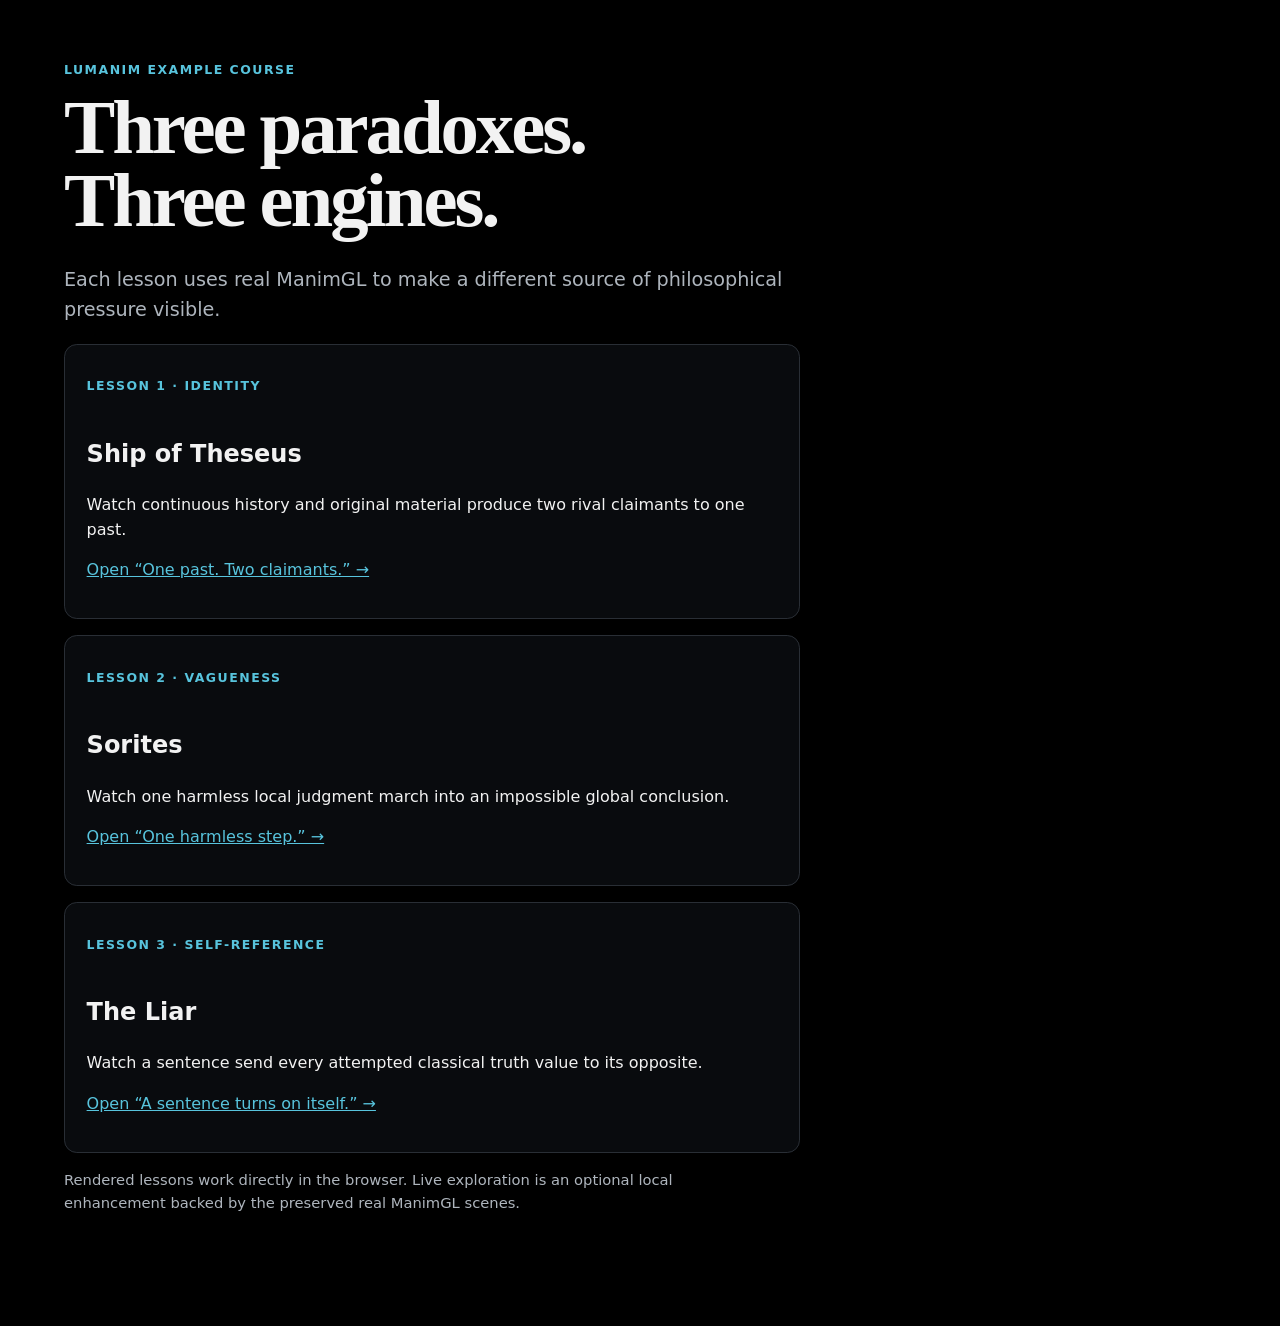
<file: examples/paradoxes/index.html>
<!doctype html>
<html lang="en">
<head>
  <meta charset="utf-8">
  <meta name="viewport" content="width=device-width, initial-scale=1">
  <meta name="description" content="Three Lumanim lessons making distinct philosophical paradox structures visible with real ManimGL.">
  <title>Paradoxes · Lumanim</title>
  <style data-lumanim-source="assets/paradoxes.css">
:root {
  color-scheme: dark;
  --ink: #f2f2f2;
  --muted: #aeb5bd;
  --paper: #000;
  --card: #090b0e;
  --line: #292e35;
  --accent: #58c4dd;
  --live: #1e7657;
  font-family: "Avenir Next", Avenir, Inter, system-ui, sans-serif;
}

* { box-sizing: border-box; }
[hidden] { display: none !important; }
body { margin: 0; background: var(--paper); color: var(--ink); line-height: 1.55; }
main { width: min(72rem, calc(100% - 2rem)); margin: 0 auto; padding: 3rem 0 6rem; }
article { width: min(46rem, 100%); }
h1 { font-family: Iowan Old Style, Palatino, Georgia, serif; font-size: clamp(2.4rem, 6vw, 5.5rem); line-height: .95; letter-spacing: -.04em; margin: .15em 0 .35em; }
h2 { margin-top: 2.5rem; }
p, li { max-width: 68ch; }
.eyebrow { color: var(--accent); font-weight: 700; letter-spacing: .12em; text-transform: uppercase; font-size: .78rem; }
.lede { color: var(--muted); font-size: 1.2rem; }
a { color: var(--accent); }
.lumanim-stage { position: relative; width: min(72rem, 100%); aspect-ratio: 16 / 9; margin: 2.25rem 0 1rem; overflow: hidden; border-radius: 1rem; background: #10151b; box-shadow: 0 1.5rem 4rem rgb(40 30 15 / 18%); }
.lumanim-stage video, .lumanim-stage img, .lumanim-stage canvas { width: 100%; height: 100%; display: block; object-fit: cover; }
.lumanim-actions { width: min(72rem, 100%); display: flex; align-items: center; gap: .7rem; margin: .75rem 0 1rem; }
.lumanim-actions .secondary { color: var(--ink); background: transparent; border: 1px solid var(--line); }
.lumanim-actions button.is-invited { animation: invite 1.2s ease-in-out 2; }
.control-card, .question { width: min(46rem, 100%); margin: 1rem 0; padding: 1.2rem 1.35rem; border: 1px solid var(--line); border-radius: .8rem; background: var(--card); }
.choice-list { display: grid; gap: .65rem; width: fit-content; max-width: 100%; }
.choice-list button { width: 100%; text-align: left; }
input[type="range"] { width: 100%; accent-color: var(--accent); }
.control-scale { display: flex; justify-content: space-between; gap: 1rem; color: var(--muted); font-size: .85rem; }
button { border: 0; border-radius: .55rem; padding: .7rem 1rem; color: #000; background: var(--ink); font: inherit; cursor: pointer; }
button:disabled, input:disabled { cursor: not-allowed; opacity: .55; }
button:focus-visible, input:focus-visible, a:focus-visible { outline: 3px solid #e3a528; outline-offset: 3px; }
.answer { margin-top: .8rem; padding-left: 1rem; border-left: 3px solid var(--accent); }
.source { color: var(--muted); font-size: .92rem; }
.lesson-nav { display: flex; flex-wrap: wrap; gap: 1rem; margin-top: 3rem; padding-top: 1.5rem; border-top: 1px solid var(--line); }
.visual-intro { margin-top: 2.5rem; }
@media (prefers-reduced-motion: reduce) { .lumanim-actions button.is-invited { animation: none; } }
@keyframes invite { 50% { transform: translateY(-2px); box-shadow: 0 .5rem 1.5rem rgb(184 61 46 / 25%); } }

</style>
  <meta name="lumanim-packaging" content="standalone">
</head>
<body>
  <main>
    <article>
      <p class="eyebrow">Lumanim example course</p>
      <h1>Three paradoxes.<br>Three engines.</h1>
      <p class="lede">Each lesson uses real ManimGL to make a different source of philosophical pressure visible.</p>

      <div class="question">
        <p class="eyebrow">Lesson 1 · Identity</p>
        <h2>Ship of Theseus</h2>
        <p>Watch continuous history and original material produce two rival claimants to one past.</p>
        <p><a href="lessons/0001-ship-of-theseus.html">Open “One past. Two claimants.” →</a></p>
      </div>

      <div class="question">
        <p class="eyebrow">Lesson 2 · Vagueness</p>
        <h2>Sorites</h2>
        <p>Watch one harmless local judgment march into an impossible global conclusion.</p>
        <p><a href="lessons/0002-sorites.html">Open “One harmless step.” →</a></p>
      </div>

      <div class="question">
        <p class="eyebrow">Lesson 3 · Self-reference</p>
        <h2>The Liar</h2>
        <p>Watch a sentence send every attempted classical truth value to its opposite.</p>
        <p><a href="lessons/0003-liar.html">Open “A sentence turns on itself.” →</a></p>
      </div>

      <p class="source">Rendered lessons work directly in the browser. Live exploration is an optional local enhancement backed by the preserved real ManimGL scenes.</p>
    </article>
  </main>
</body>
</html>
</file>
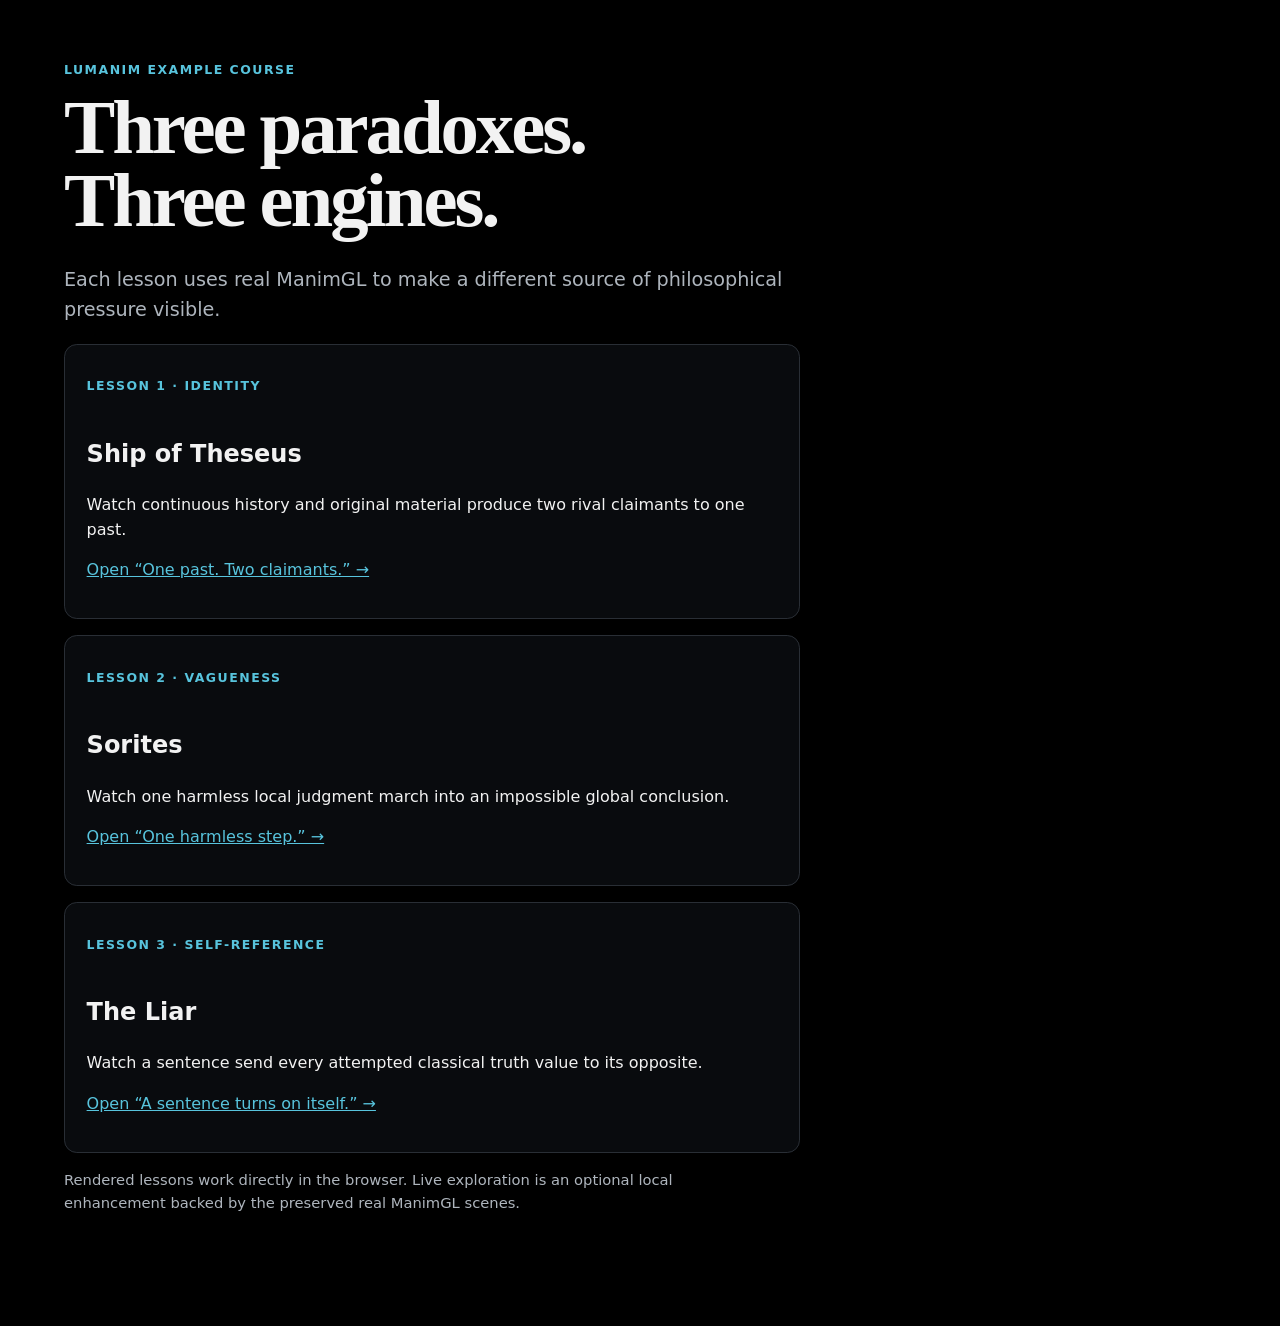
<file: examples/paradoxes/index.source.html>
<!doctype html>
<html lang="en">
<head>
  <meta charset="utf-8">
  <meta name="viewport" content="width=device-width, initial-scale=1">
  <meta name="description" content="Three Lumanim lessons making distinct philosophical paradox structures visible with real ManimGL.">
  <title>Paradoxes · Lumanim</title>
  <link rel="stylesheet" href="assets/paradoxes.css">
</head>
<body>
  <main>
    <article>
      <p class="eyebrow">Lumanim example course</p>
      <h1>Three paradoxes.<br>Three engines.</h1>
      <p class="lede">Each lesson uses real ManimGL to make a different source of philosophical pressure visible.</p>

      <div class="question">
        <p class="eyebrow">Lesson 1 · Identity</p>
        <h2>Ship of Theseus</h2>
        <p>Watch continuous history and original material produce two rival claimants to one past.</p>
        <p><a href="lessons/0001-ship-of-theseus.html">Open “One past. Two claimants.” →</a></p>
      </div>

      <div class="question">
        <p class="eyebrow">Lesson 2 · Vagueness</p>
        <h2>Sorites</h2>
        <p>Watch one harmless local judgment march into an impossible global conclusion.</p>
        <p><a href="lessons/0002-sorites.html">Open “One harmless step.” →</a></p>
      </div>

      <div class="question">
        <p class="eyebrow">Lesson 3 · Self-reference</p>
        <h2>The Liar</h2>
        <p>Watch a sentence send every attempted classical truth value to its opposite.</p>
        <p><a href="lessons/0003-liar.html">Open “A sentence turns on itself.” →</a></p>
      </div>

      <p class="source">Rendered lessons work directly in the browser. Live exploration is an optional local enhancement backed by the preserved real ManimGL scenes.</p>
    </article>
  </main>
</body>
</html>
</file>
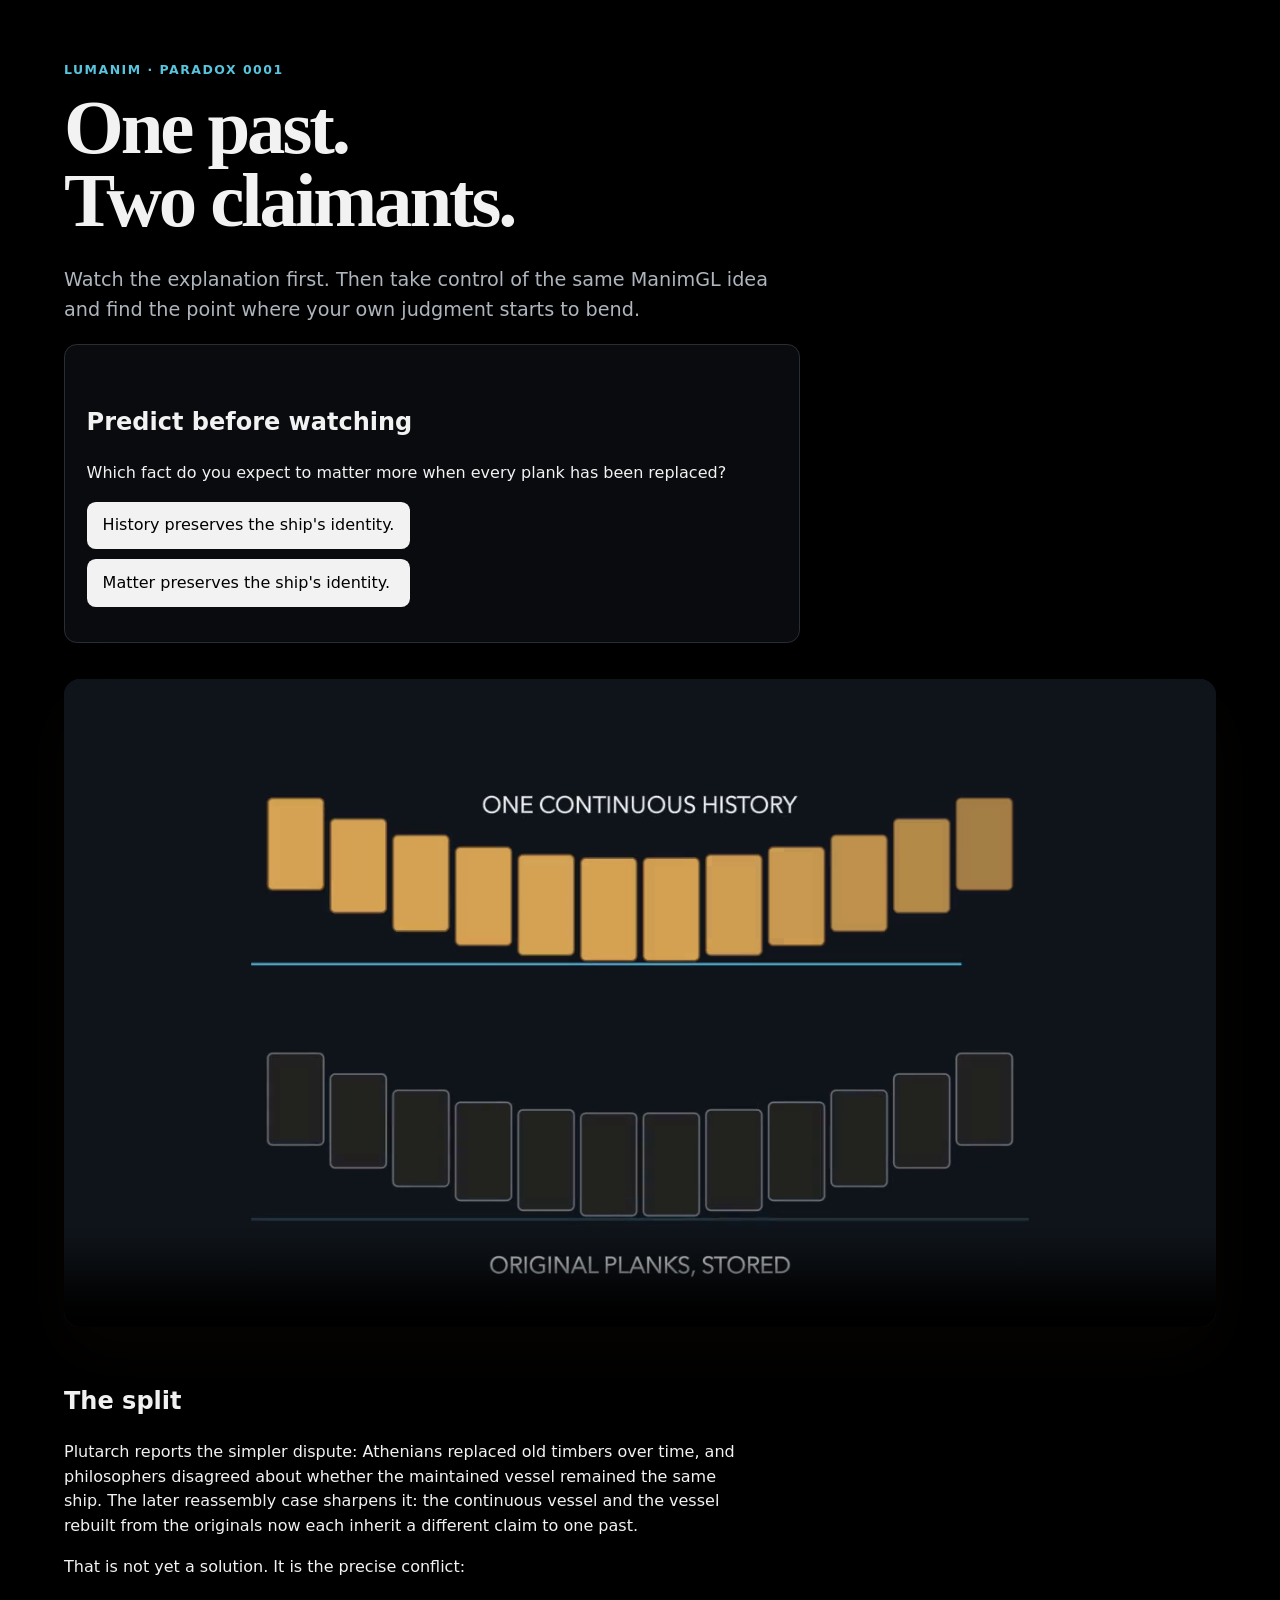
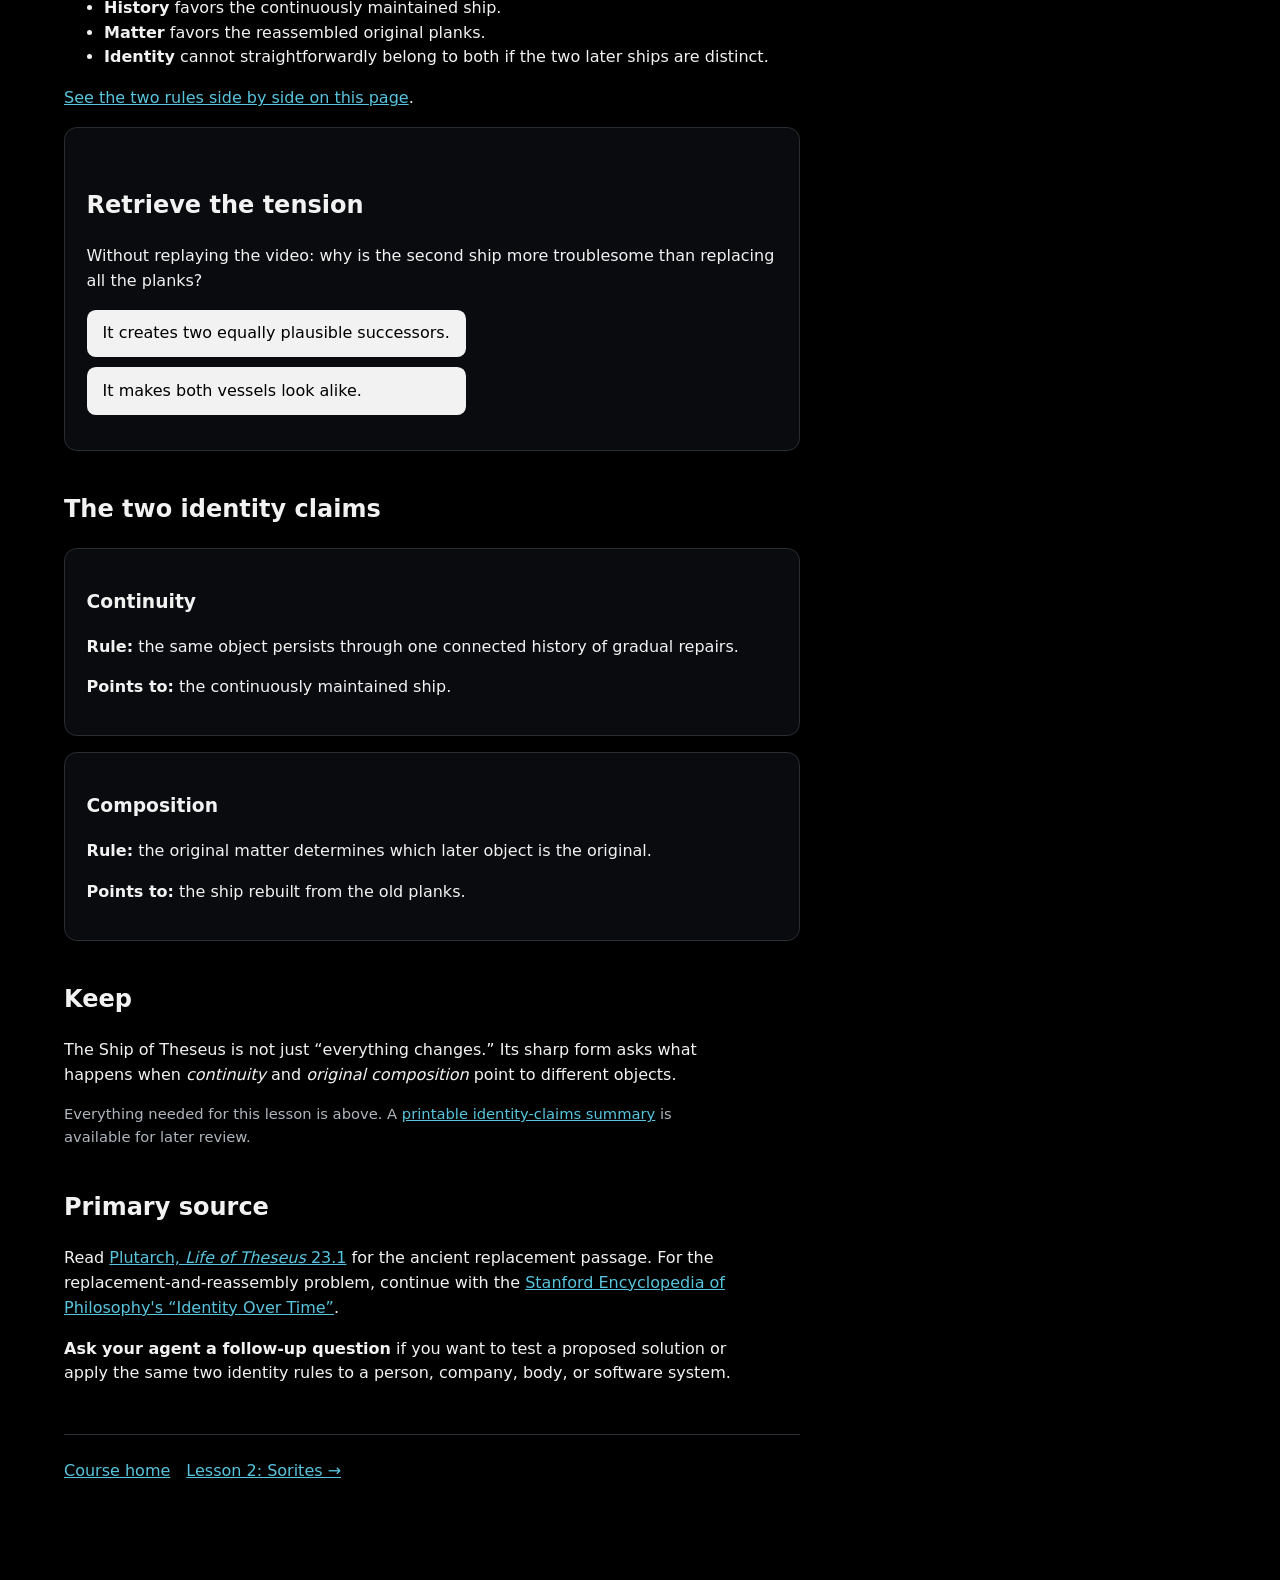
<file: examples/paradoxes/lessons/0001-ship-of-theseus.html>
<!doctype html>
<html lang="en">
<head>
  <meta charset="utf-8">
  <meta name="viewport" content="width=device-width, initial-scale=1">
  <meta name="description" content="A Lumanim lesson on the Ship of Theseus and competing criteria of identity.">
  <title>One past, two claimants · Lumanim</title>
  <style data-lumanim-source="../assets/paradoxes.css">
:root {
  color-scheme: dark;
  --ink: #f2f2f2;
  --muted: #aeb5bd;
  --paper: #000;
  --card: #090b0e;
  --line: #292e35;
  --accent: #58c4dd;
  --live: #1e7657;
  font-family: "Avenir Next", Avenir, Inter, system-ui, sans-serif;
}

* { box-sizing: border-box; }
[hidden] { display: none !important; }
body { margin: 0; background: var(--paper); color: var(--ink); line-height: 1.55; }
main { width: min(72rem, calc(100% - 2rem)); margin: 0 auto; padding: 3rem 0 6rem; }
article { width: min(46rem, 100%); }
h1 { font-family: Iowan Old Style, Palatino, Georgia, serif; font-size: clamp(2.4rem, 6vw, 5.5rem); line-height: .95; letter-spacing: -.04em; margin: .15em 0 .35em; }
h2 { margin-top: 2.5rem; }
p, li { max-width: 68ch; }
.eyebrow { color: var(--accent); font-weight: 700; letter-spacing: .12em; text-transform: uppercase; font-size: .78rem; }
.lede { color: var(--muted); font-size: 1.2rem; }
a { color: var(--accent); }
.lumanim-stage { position: relative; width: min(72rem, 100%); aspect-ratio: 16 / 9; margin: 2.25rem 0 1rem; overflow: hidden; border-radius: 1rem; background: #10151b; box-shadow: 0 1.5rem 4rem rgb(40 30 15 / 18%); }
.lumanim-stage video, .lumanim-stage img, .lumanim-stage canvas { width: 100%; height: 100%; display: block; object-fit: cover; }
.lumanim-actions { width: min(72rem, 100%); display: flex; align-items: center; gap: .7rem; margin: .75rem 0 1rem; }
.lumanim-actions .secondary { color: var(--ink); background: transparent; border: 1px solid var(--line); }
.lumanim-actions button.is-invited { animation: invite 1.2s ease-in-out 2; }
.control-card, .question { width: min(46rem, 100%); margin: 1rem 0; padding: 1.2rem 1.35rem; border: 1px solid var(--line); border-radius: .8rem; background: var(--card); }
.choice-list { display: grid; gap: .65rem; width: fit-content; max-width: 100%; }
.choice-list button { width: 100%; text-align: left; }
input[type="range"] { width: 100%; accent-color: var(--accent); }
.control-scale { display: flex; justify-content: space-between; gap: 1rem; color: var(--muted); font-size: .85rem; }
button { border: 0; border-radius: .55rem; padding: .7rem 1rem; color: #000; background: var(--ink); font: inherit; cursor: pointer; }
button:disabled, input:disabled { cursor: not-allowed; opacity: .55; }
button:focus-visible, input:focus-visible, a:focus-visible { outline: 3px solid #e3a528; outline-offset: 3px; }
.answer { margin-top: .8rem; padding-left: 1rem; border-left: 3px solid var(--accent); }
.source { color: var(--muted); font-size: .92rem; }
.lesson-nav { display: flex; flex-wrap: wrap; gap: 1rem; margin-top: 3rem; padding-top: 1.5rem; border-top: 1px solid var(--line); }
.visual-intro { margin-top: 2.5rem; }
@media (prefers-reduced-motion: reduce) { .lumanim-actions button.is-invited { animation: none; } }
@keyframes invite { 50% { transform: translateY(-2px); box-shadow: 0 .5rem 1.5rem rgb(184 61 46 / 25%); } }

</style>
  <meta name="lumanim-packaging" content="standalone">
</head>
<body>
  <main>
    <article>
      <p class="eyebrow">Lumanim · Paradox 0001</p>
      <h1>One past.<br>Two claimants.</h1>
      <p class="lede">Watch the explanation first. Then take control of the same ManimGL idea and find the point where your own judgment starts to bend.</p>

      <section class="question" data-teach-choice aria-labelledby="prediction-title">
        <h2 id="prediction-title">Predict before watching</h2>
        <p>Which fact do you expect to matter more when every plank has been replaced?</p>
        <p class="choice-list">
          <button type="button" aria-pressed="false" data-response="You are tracking continuity: one object persists through a connected history of repairs.">History preserves the ship's identity.</button>
          <button type="button" aria-pressed="false" data-response="You are tracking composition: the original matter is what makes this that particular ship.">Matter preserves the ship's identity.</button>
        </p>
        <p class="answer" data-teach-feedback hidden aria-live="polite"></p>
      </section>
    </article>

    <section class="lumanim-stage" data-lumanim-stage data-live="true" data-mode="rendered" aria-label="ManimGL explanation of the Ship of Theseus">
      <video data-lumanim-fallback controls playsinline preload="metadata" poster="[data-uri]">
        <source src="[data-uri]" type="video/mp4">
        Your browser cannot play the rendered ManimGL video.
      </video>
      <canvas data-lumanim-live-frame hidden role="img" aria-label="A live ManimGL frame showing replacement planks above and recovered original planks below."></canvas>
    </section>

    <div class="lumanim-actions">
      <button type="button" data-lumanim-explore>Now explore it yourself</button>
      <button type="button" class="secondary" data-lumanim-replay hidden>Replay the explanation</button>
    </div>

    <article>
      <div class="control-card" data-lumanim-controls hidden>
        <label for="replacement"><strong>Replace the planks yourself</strong></label>
        <p>Replacement: <output data-lumanim-output="replacement_fraction">0%</output></p>
        <input id="replacement" type="range" min="0" max="1" step="0.01" value="0" data-lumanim-control="replacement_fraction">
        <button type="button" data-lumanim-reconnect hidden>Reconnect interaction</button>
      </div>

      <h2>The split</h2>
      <p>Plutarch reports the simpler dispute: Athenians replaced old timbers over time, and philosophers disagreed about whether the maintained vessel remained the same ship. The later reassembly case sharpens it: the continuous vessel and the vessel rebuilt from the originals now each inherit a different claim to one past.</p>
      <p>That is not yet a solution. It is the precise conflict:</p>
      <ul>
        <li><strong>History</strong> favors the continuously maintained ship.</li>
        <li><strong>Matter</strong> favors the reassembled original planks.</li>
        <li><strong>Identity</strong> cannot straightforwardly belong to both if the two later ships are distinct.</li>
      </ul>
      <p><a href="#identity-claims">See the two rules side by side on this page</a>.</p>

      <section class="question" data-teach-choice aria-labelledby="retrieval-title">
        <h2 id="retrieval-title">Retrieve the tension</h2>
        <p>Without replaying the video: why is the second ship more troublesome than replacing all the planks?</p>
        <p class="choice-list">
          <button type="button" aria-pressed="false" data-response="Exactly. Replacement alone invites one yes-or-no judgment. Reassembly creates two rival successors, each supported by a familiar identity rule.">It creates two equally plausible successors.</button>
          <button type="button" aria-pressed="false" data-response="Not quite. Visual similarity is not the key new fact. The second ship creates a rival claim based on the original material.">It makes both vessels look alike.</button>
        </p>
        <p class="answer" data-teach-feedback hidden aria-live="polite"></p>
      </section>

      <h2 id="identity-claims">The two identity claims</h2>
      <div class="question">
        <h3>Continuity</h3>
        <p><strong>Rule:</strong> the same object persists through one connected history of gradual repairs.</p>
        <p><strong>Points to:</strong> the continuously maintained ship.</p>
      </div>
      <div class="question">
        <h3>Composition</h3>
        <p><strong>Rule:</strong> the original matter determines which later object is the original.</p>
        <p><strong>Points to:</strong> the ship rebuilt from the old planks.</p>
      </div>

      <h2>Keep</h2>
      <p>The Ship of Theseus is not just “everything changes.” Its sharp form asks what happens when <em>continuity</em> and <em>original composition</em> point to different objects.</p>
      <p class="source">Everything needed for this lesson is above. A <a href="../reference/identity-claims.html">printable identity-claims summary</a> is available for later review.</p>

      <h2>Primary source</h2>
      <p>Read <a href="https://www.perseus.tufts.edu/hopper/text?doc=Perseus%3Atext%3A2008.01.0067%3Achapter%3D23%3Asection%3D1">Plutarch, <em>Life of Theseus</em> 23.1</a> for the ancient replacement passage. For the replacement-and-reassembly problem, continue with the <a href="https://plato.stanford.edu/entries/identity-time/">Stanford Encyclopedia of Philosophy's “Identity Over Time”</a>.</p>

      <p><strong>Ask your agent a follow-up question</strong> if you want to test a proposed solution or apply the same two identity rules to a person, company, body, or software system.</p>

      <nav class="lesson-nav" aria-label="Course navigation">
        <a href="../index.html">Course home</a>
        <a href="0002-sorites.html">Lesson 2: Sorites →</a>
      </nav>
    </article>
  </main>
  <noscript><p>This lesson's rendered ManimGL video remains available. JavaScript is only needed for feedback and live enhancement.</p></noscript>
  <script data-lumanim-source="../assets/teach-choice.js">
(() => {
  document.querySelectorAll("[data-teach-choice]").forEach((group) => {
    const feedback = group.querySelector("[data-teach-feedback]");
    group.querySelectorAll("button[data-response]").forEach((button) => {
      button.addEventListener("click", () => {
        group.querySelectorAll("button[data-response]").forEach((peer) => peer.setAttribute("aria-pressed", "false"));
        button.setAttribute("aria-pressed", "true");
        if (feedback) {
          feedback.textContent = button.dataset.response;
          feedback.hidden = false;
        }
      });
    });
  });
})();

</script>
  <script data-lumanim-source="../assets/lumanim-live.js">
(() => {
  const stages = [...document.querySelectorAll('[data-lumanim-stage][data-live="true"]')];
  if (!stages.length) return;

  const makeController = (stage) => {
    const declaredRoot = stage.closest("[data-lumanim-experience]");
    if (stages.length > 1 && !declaredRoot) return;
    const root = declaredRoot || document;
    const visualId = declaredRoot?.dataset.lumanimExperience || null;
    const video = stage.querySelector("[data-lumanim-fallback]");
    const canvas = stage.querySelector("[data-lumanim-live-frame]");
    if (!video || !canvas) return;

    const explore = root.querySelector("[data-lumanim-explore]");
    const replay = root.querySelector("[data-lumanim-replay]");
    const reconnect = root.querySelector("[data-lumanim-reconnect]");
    const controlsPanel = root.querySelector("[data-lumanim-controls]");
    const controls = [...root.querySelectorAll("[data-lumanim-control]")];
    const outputs = [...root.querySelectorAll("[data-lumanim-output]")];
    const context = canvas.getContext("2d", { alpha: false });
    let runtimeAvailable = false;
    let busy = false;
    let pending = null;
    let scheduled = false;

    const setMode = (mode) => {
      stage.dataset.mode = mode;
    };

    const setControlsEnabled = (enabled) => {
      controls.forEach((control) => { control.disabled = !enabled; });
    };

    const stateFromControls = () => Object.fromEntries(
      controls.map((control) => [control.dataset.lumanimControl, Number(control.value)])
    );

    const updateReadout = (control) => {
      const output = outputs.find(
        (candidate) => candidate.dataset.lumanimOutput === control.dataset.lumanimControl
      );
      if (output) output.textContent = `${Math.round(Number(control.value) * 100)}%`;
    };

    const showVideo = () => {
      stage.dataset.view = "video";
      video.hidden = false;
      canvas.hidden = true;
      if (controlsPanel) controlsPanel.hidden = true;
      if (explore) explore.hidden = !runtimeAvailable;
      if (replay) replay.hidden = true;
      setMode(runtimeAvailable ? "ready" : "rendered");
    };

    const showRecovery = () => {
      runtimeAvailable = false;
      setControlsEnabled(false);
      showVideo();
      if (controlsPanel) controlsPanel.hidden = false;
      if (explore) explore.hidden = true;
      if (replay) replay.hidden = true;
      if (reconnect) reconnect.hidden = false;
    };

    const drawFrame = async (blob) => {
      const bitmap = await createImageBitmap(blob);
      if (canvas.width !== bitmap.width || canvas.height !== bitmap.height) {
        canvas.width = bitmap.width;
        canvas.height = bitmap.height;
      }
      context.drawImage(bitmap, 0, 0);
      bitmap.close();
    };

    const render = async (state) => {
      if (busy) {
        pending = state;
        return;
      }
      busy = true;
      try {
        const response = await fetch("/api/frame", {
          method: "POST",
          headers: { "Content-Type": "application/json" },
          body: JSON.stringify(state),
          cache: "no-store",
        });
        if (!response.ok) throw new Error(`HTTP ${response.status}`);
        await drawFrame(await response.blob());
        video.hidden = true;
        canvas.hidden = false;
        stage.dataset.view = "live";
        setMode("live");
      } catch (error) {
        showRecovery();
      } finally {
        busy = false;
        if (pending) {
          const next = pending;
          pending = null;
          render(next);
        }
      }
    };

    const scheduleRender = () => {
      pending = stateFromControls();
      if (scheduled) return;
      scheduled = true;
      requestAnimationFrame(() => {
        scheduled = false;
        const next = pending;
        pending = null;
        render(next);
      });
    };

    const checkRuntime = async () => {
      const local = location.protocol === "http:" && ["127.0.0.1", "localhost"].includes(location.hostname);
      if (!local) {
        runtimeAvailable = false;
        setControlsEnabled(false);
        if (explore) explore.hidden = true;
        setMode("rendered");
        return false;
      }
      try {
        const response = await fetch("/api/status", { cache: "no-store" });
        if (!response.ok) throw new Error("runtime unavailable");
        const status = await response.json();
        if (visualId && status.visual_id !== visualId) {
          runtimeAvailable = false;
          setControlsEnabled(false);
          if (explore) explore.hidden = true;
          setMode("rendered");
          return false;
        }
        runtimeAvailable = true;
        setControlsEnabled(true);
        if (explore) {
          explore.disabled = false;
          explore.hidden = false;
        }
        if (reconnect) reconnect.hidden = true;
        setMode("ready");
        return true;
      } catch (error) {
        runtimeAvailable = false;
        setControlsEnabled(false);
        if (explore) {
          explore.disabled = false;
          explore.hidden = true;
        }
        setMode("rendered");
        return false;
      }
    };

    const enterLive = async () => {
      if (!runtimeAvailable && !(await checkRuntime())) {
        showRecovery();
        return;
      }
      video.pause();
      if (controlsPanel) controlsPanel.hidden = false;
      if (explore) explore.hidden = true;
      if (replay) replay.hidden = false;
      await render(stateFromControls());
    };

    controls.forEach((control) => {
      updateReadout(control);
      control.addEventListener("input", () => {
        updateReadout(control);
        if (stage.dataset.view === "live") scheduleRender();
      });
    });
    explore?.addEventListener("click", enterLive);
    reconnect?.addEventListener("click", enterLive);
    replay?.addEventListener("click", () => {
      showVideo();
      video.currentTime = 0;
      video.play().catch(() => {});
    });
    video.addEventListener("ended", () => explore?.classList.add("is-invited"));

    setControlsEnabled(false);
    showVideo();
    checkRuntime();
  };

  stages.forEach(makeController);
})();

</script>
</body>
</html>
</file>
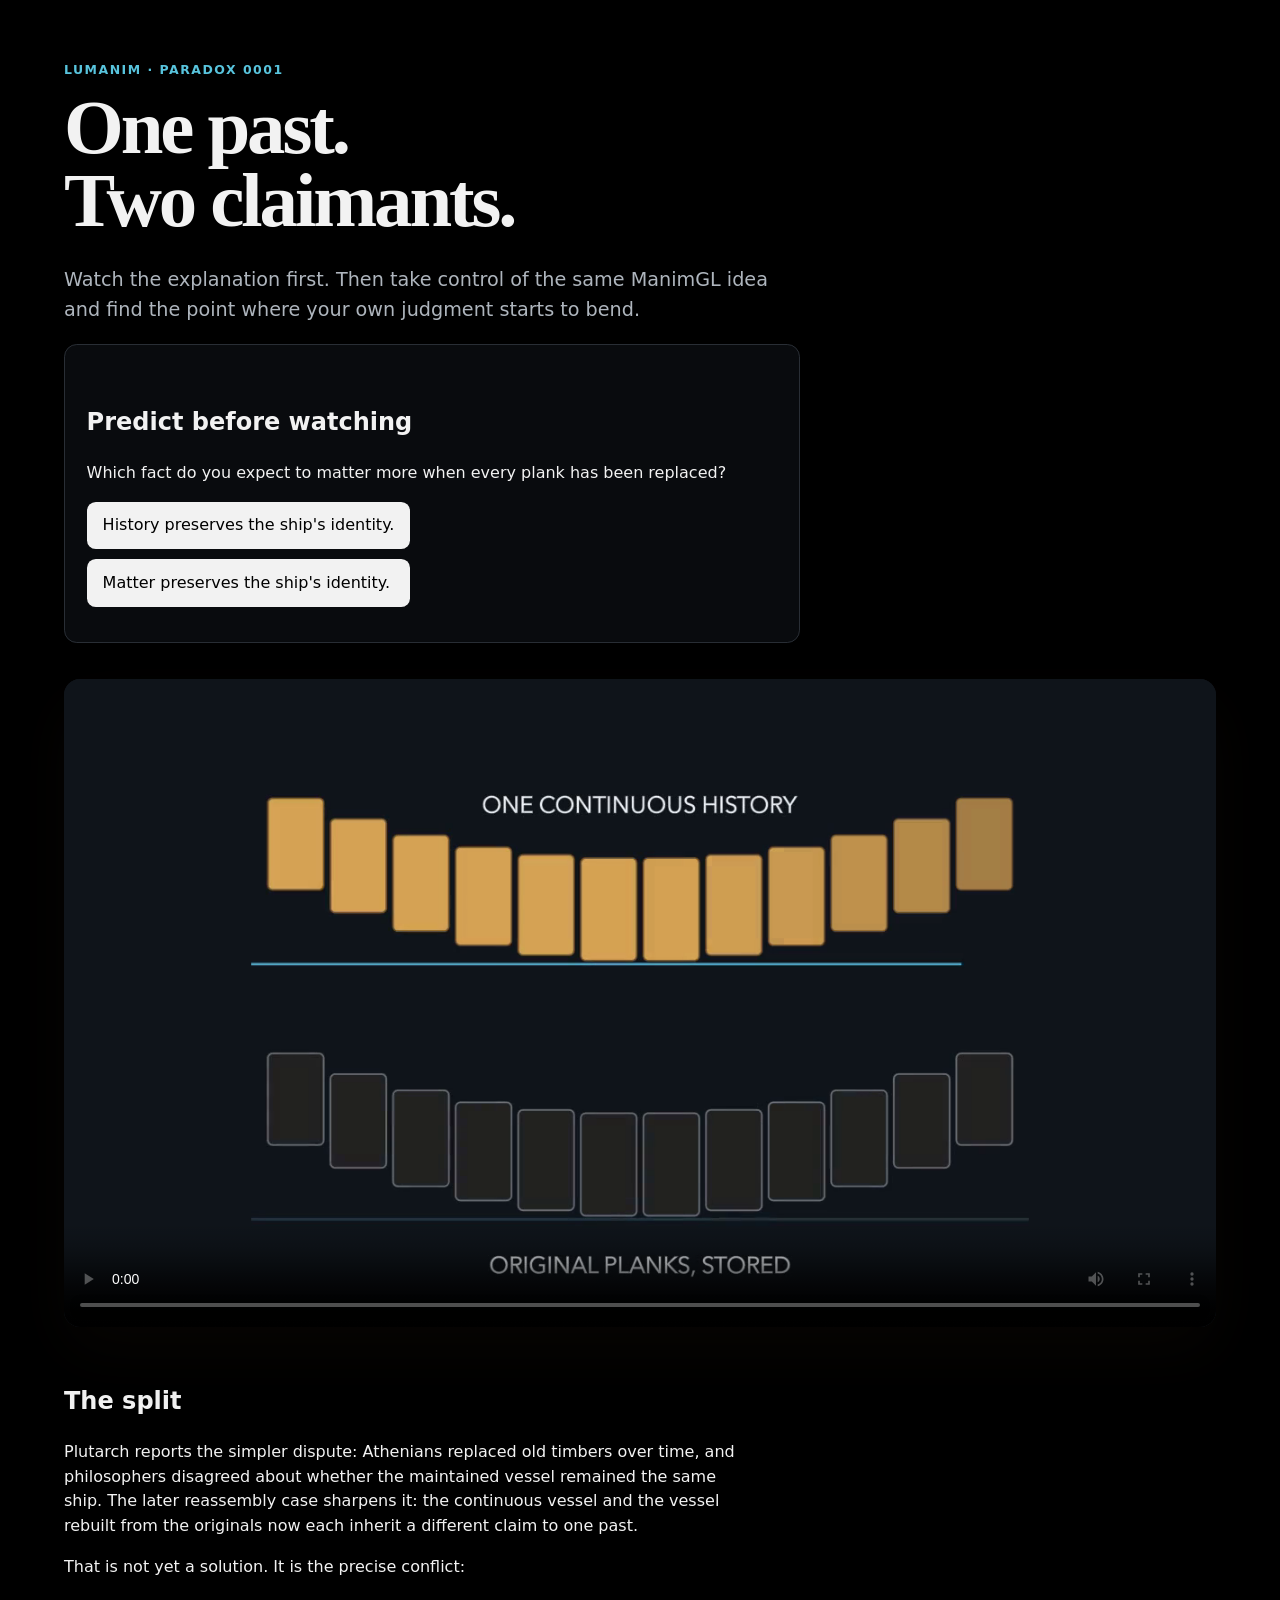
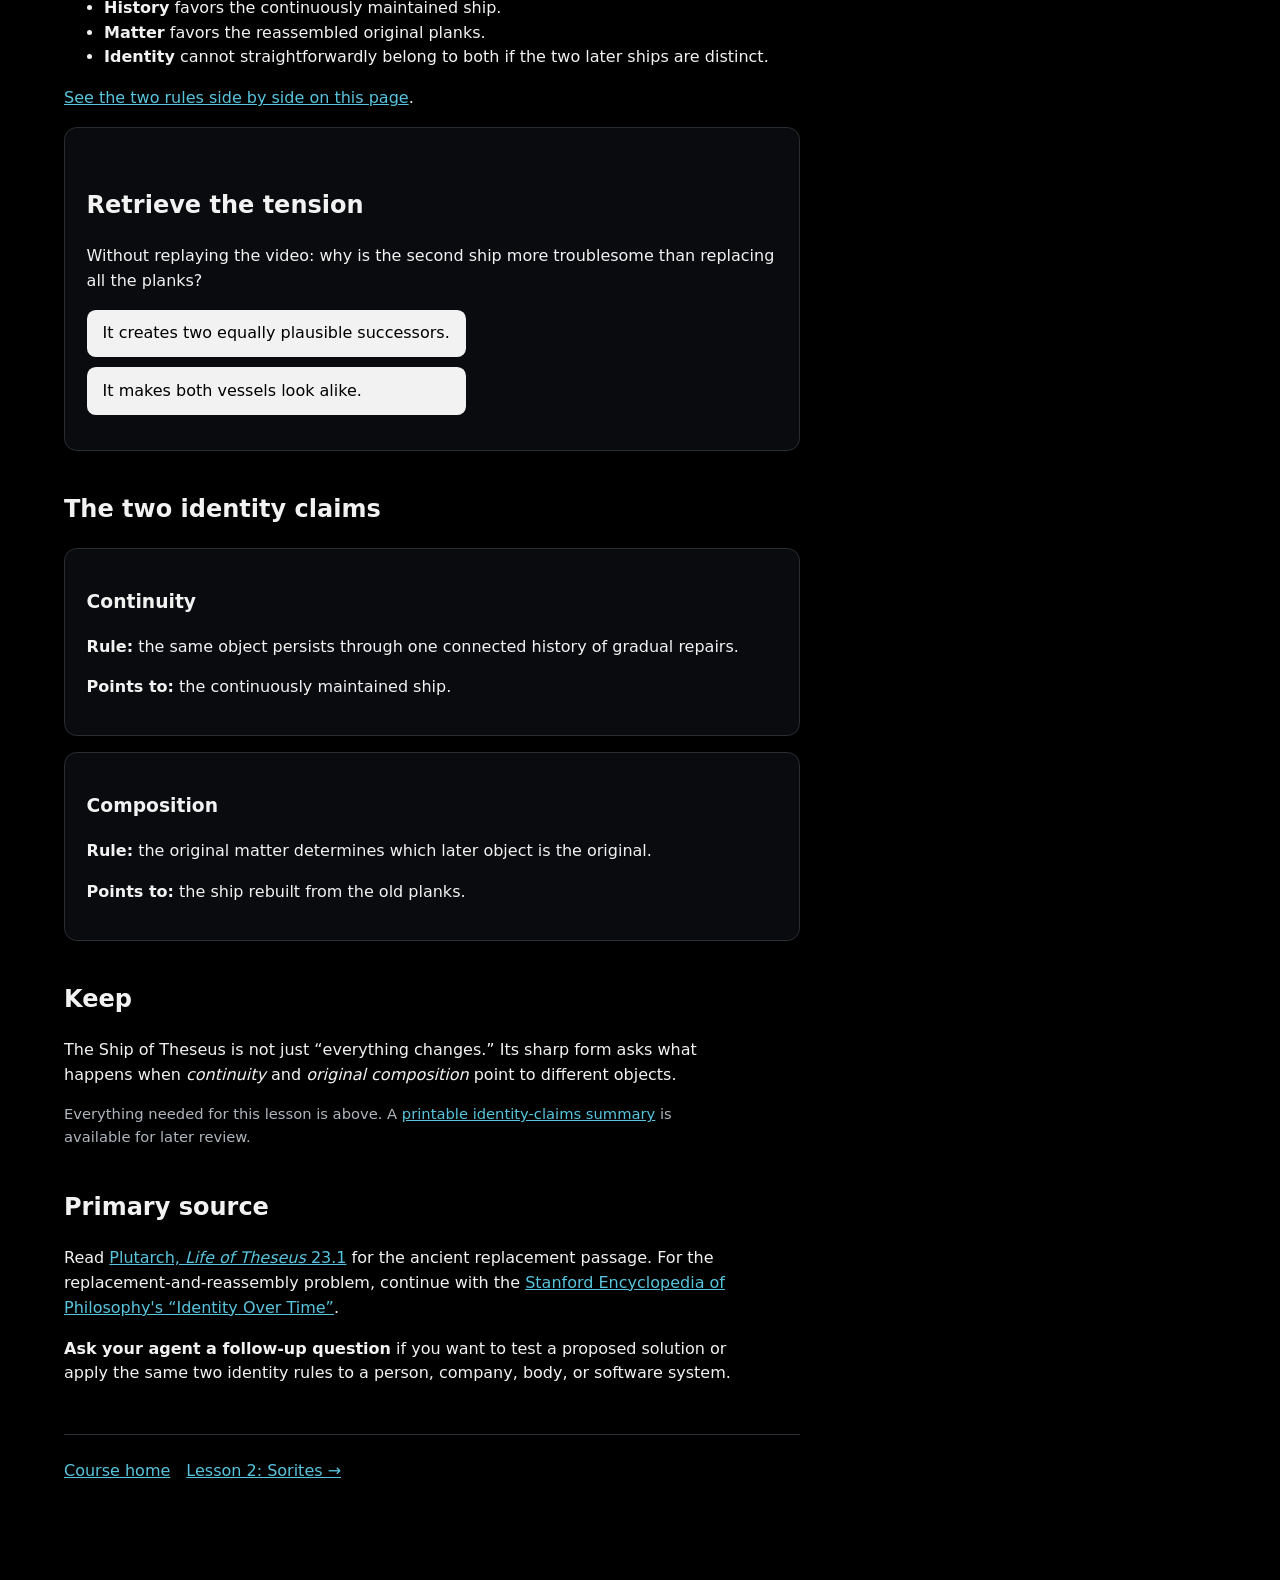
<file: examples/paradoxes/lessons/0001-ship-of-theseus.source.html>
<!doctype html>
<html lang="en">
<head>
  <meta charset="utf-8">
  <meta name="viewport" content="width=device-width, initial-scale=1">
  <meta name="description" content="A Lumanim lesson on the Ship of Theseus and competing criteria of identity.">
  <title>One past, two claimants · Lumanim</title>
  <link rel="stylesheet" href="../assets/paradoxes.css">
</head>
<body>
  <main>
    <article>
      <p class="eyebrow">Lumanim · Paradox 0001</p>
      <h1>One past.<br>Two claimants.</h1>
      <p class="lede">Watch the explanation first. Then take control of the same ManimGL idea and find the point where your own judgment starts to bend.</p>

      <section class="question" data-teach-choice aria-labelledby="prediction-title">
        <h2 id="prediction-title">Predict before watching</h2>
        <p>Which fact do you expect to matter more when every plank has been replaced?</p>
        <p class="choice-list">
          <button type="button" aria-pressed="false" data-response="You are tracking continuity: one object persists through a connected history of repairs.">History preserves the ship's identity.</button>
          <button type="button" aria-pressed="false" data-response="You are tracking composition: the original matter is what makes this that particular ship.">Matter preserves the ship's identity.</button>
        </p>
        <p class="answer" data-teach-feedback hidden aria-live="polite"></p>
      </section>
    </article>

    <section class="lumanim-stage" data-lumanim-stage data-live="true" data-mode="rendered" aria-label="ManimGL explanation of the Ship of Theseus">
      <video data-lumanim-fallback controls playsinline preload="metadata" poster="../assets/manim/0001-ship-of-theseus/poster.png">
        <source src="../assets/manim/0001-ship-of-theseus/fallback.mp4" type="video/mp4">
        Your browser cannot play the rendered ManimGL video.
      </video>
      <canvas data-lumanim-live-frame hidden role="img" aria-label="A live ManimGL frame showing replacement planks above and recovered original planks below."></canvas>
    </section>

    <div class="lumanim-actions">
      <button type="button" data-lumanim-explore>Now explore it yourself</button>
      <button type="button" class="secondary" data-lumanim-replay hidden>Replay the explanation</button>
    </div>

    <article>
      <div class="control-card" data-lumanim-controls hidden>
        <label for="replacement"><strong>Replace the planks yourself</strong></label>
        <p>Replacement: <output data-lumanim-output="replacement_fraction">0%</output></p>
        <input id="replacement" type="range" min="0" max="1" step="0.01" value="0" data-lumanim-control="replacement_fraction">
        <button type="button" data-lumanim-reconnect hidden>Reconnect interaction</button>
      </div>

      <h2>The split</h2>
      <p>Plutarch reports the simpler dispute: Athenians replaced old timbers over time, and philosophers disagreed about whether the maintained vessel remained the same ship. The later reassembly case sharpens it: the continuous vessel and the vessel rebuilt from the originals now each inherit a different claim to one past.</p>
      <p>That is not yet a solution. It is the precise conflict:</p>
      <ul>
        <li><strong>History</strong> favors the continuously maintained ship.</li>
        <li><strong>Matter</strong> favors the reassembled original planks.</li>
        <li><strong>Identity</strong> cannot straightforwardly belong to both if the two later ships are distinct.</li>
      </ul>
      <p><a href="#identity-claims">See the two rules side by side on this page</a>.</p>

      <section class="question" data-teach-choice aria-labelledby="retrieval-title">
        <h2 id="retrieval-title">Retrieve the tension</h2>
        <p>Without replaying the video: why is the second ship more troublesome than replacing all the planks?</p>
        <p class="choice-list">
          <button type="button" aria-pressed="false" data-response="Exactly. Replacement alone invites one yes-or-no judgment. Reassembly creates two rival successors, each supported by a familiar identity rule.">It creates two equally plausible successors.</button>
          <button type="button" aria-pressed="false" data-response="Not quite. Visual similarity is not the key new fact. The second ship creates a rival claim based on the original material.">It makes both vessels look alike.</button>
        </p>
        <p class="answer" data-teach-feedback hidden aria-live="polite"></p>
      </section>

      <h2 id="identity-claims">The two identity claims</h2>
      <div class="question">
        <h3>Continuity</h3>
        <p><strong>Rule:</strong> the same object persists through one connected history of gradual repairs.</p>
        <p><strong>Points to:</strong> the continuously maintained ship.</p>
      </div>
      <div class="question">
        <h3>Composition</h3>
        <p><strong>Rule:</strong> the original matter determines which later object is the original.</p>
        <p><strong>Points to:</strong> the ship rebuilt from the old planks.</p>
      </div>

      <h2>Keep</h2>
      <p>The Ship of Theseus is not just “everything changes.” Its sharp form asks what happens when <em>continuity</em> and <em>original composition</em> point to different objects.</p>
      <p class="source">Everything needed for this lesson is above. A <a href="../reference/identity-claims.html">printable identity-claims summary</a> is available for later review.</p>

      <h2>Primary source</h2>
      <p>Read <a href="https://www.perseus.tufts.edu/hopper/text?doc=Perseus%3Atext%3A2008.01.0067%3Achapter%3D23%3Asection%3D1">Plutarch, <em>Life of Theseus</em> 23.1</a> for the ancient replacement passage. For the replacement-and-reassembly problem, continue with the <a href="https://plato.stanford.edu/entries/identity-time/">Stanford Encyclopedia of Philosophy's “Identity Over Time”</a>.</p>

      <p><strong>Ask your agent a follow-up question</strong> if you want to test a proposed solution or apply the same two identity rules to a person, company, body, or software system.</p>

      <nav class="lesson-nav" aria-label="Course navigation">
        <a href="../index.html">Course home</a>
        <a href="0002-sorites.html">Lesson 2: Sorites →</a>
      </nav>
    </article>
  </main>
  <noscript><p>This lesson's rendered ManimGL video remains available. JavaScript is only needed for feedback and live enhancement.</p></noscript>
  <script src="../assets/teach-choice.js"></script>
  <script src="../assets/lumanim-live.js"></script>
</body>
</html>
</file>
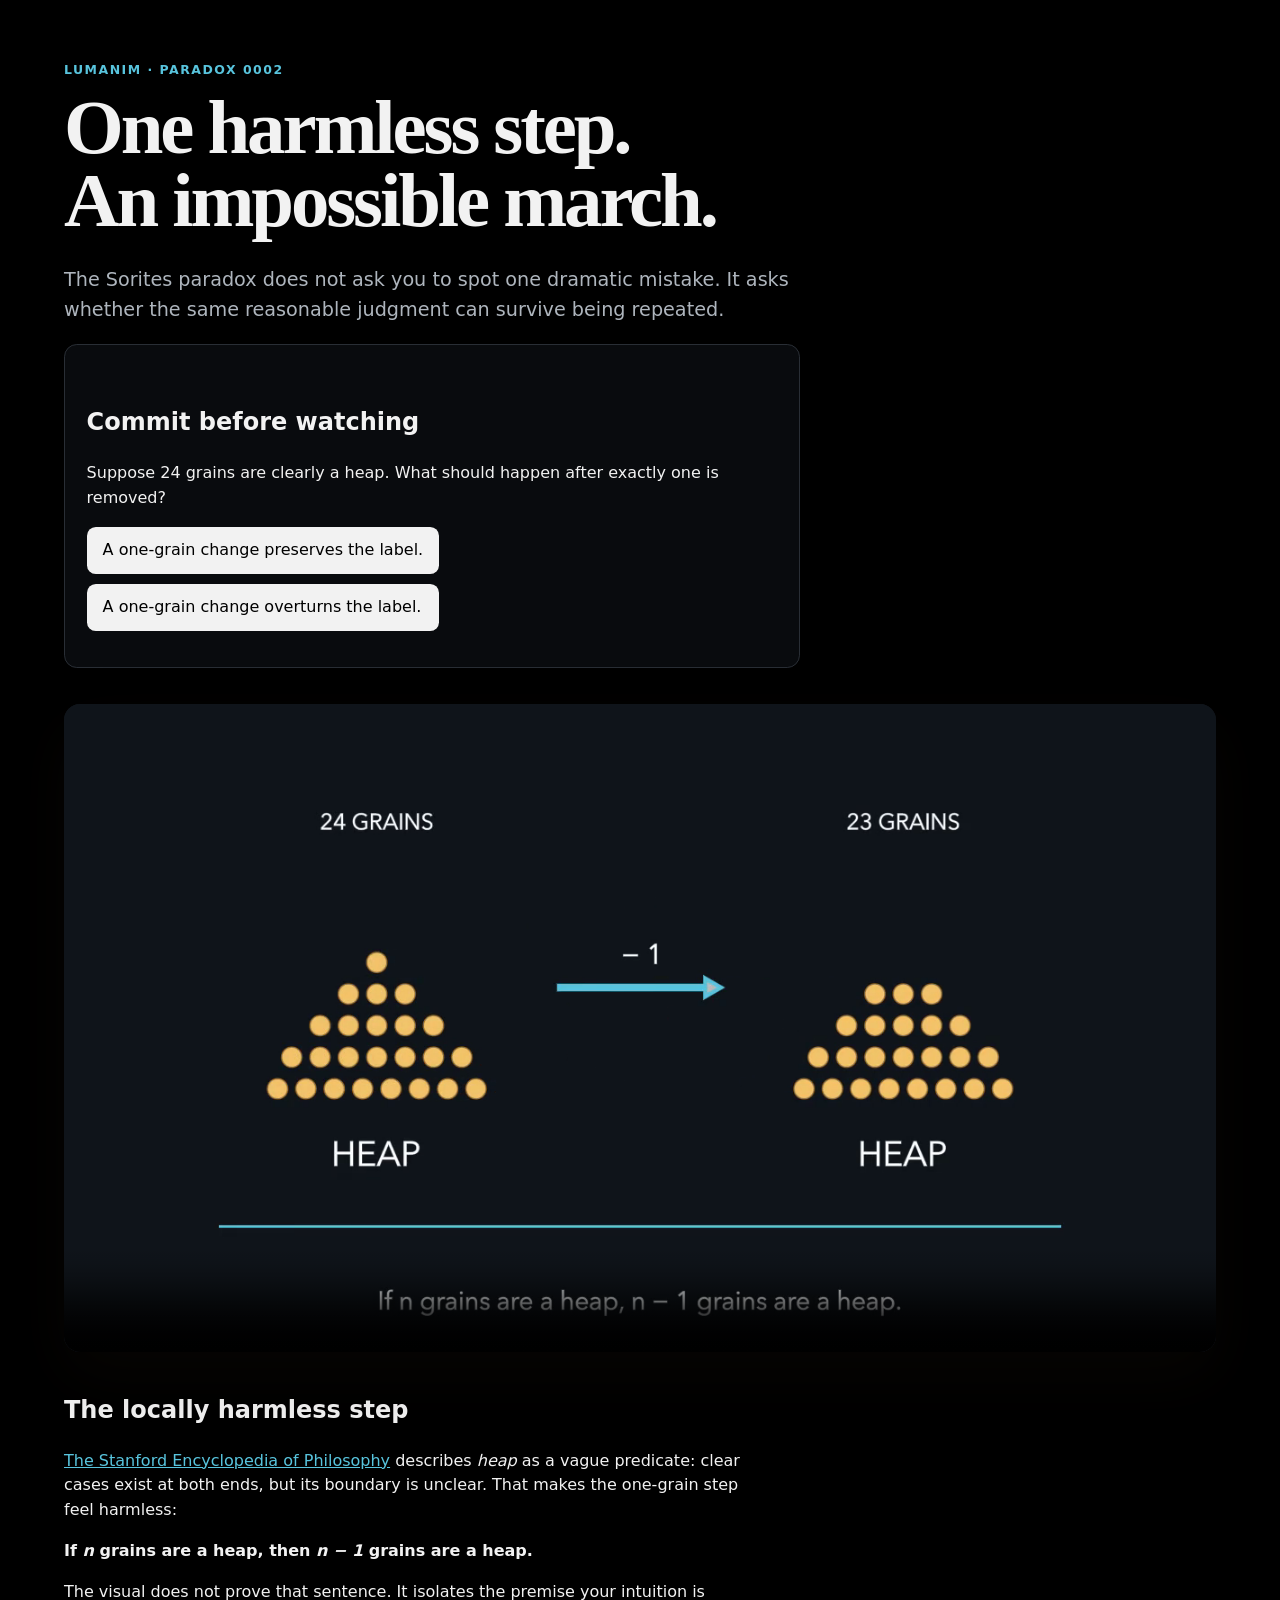
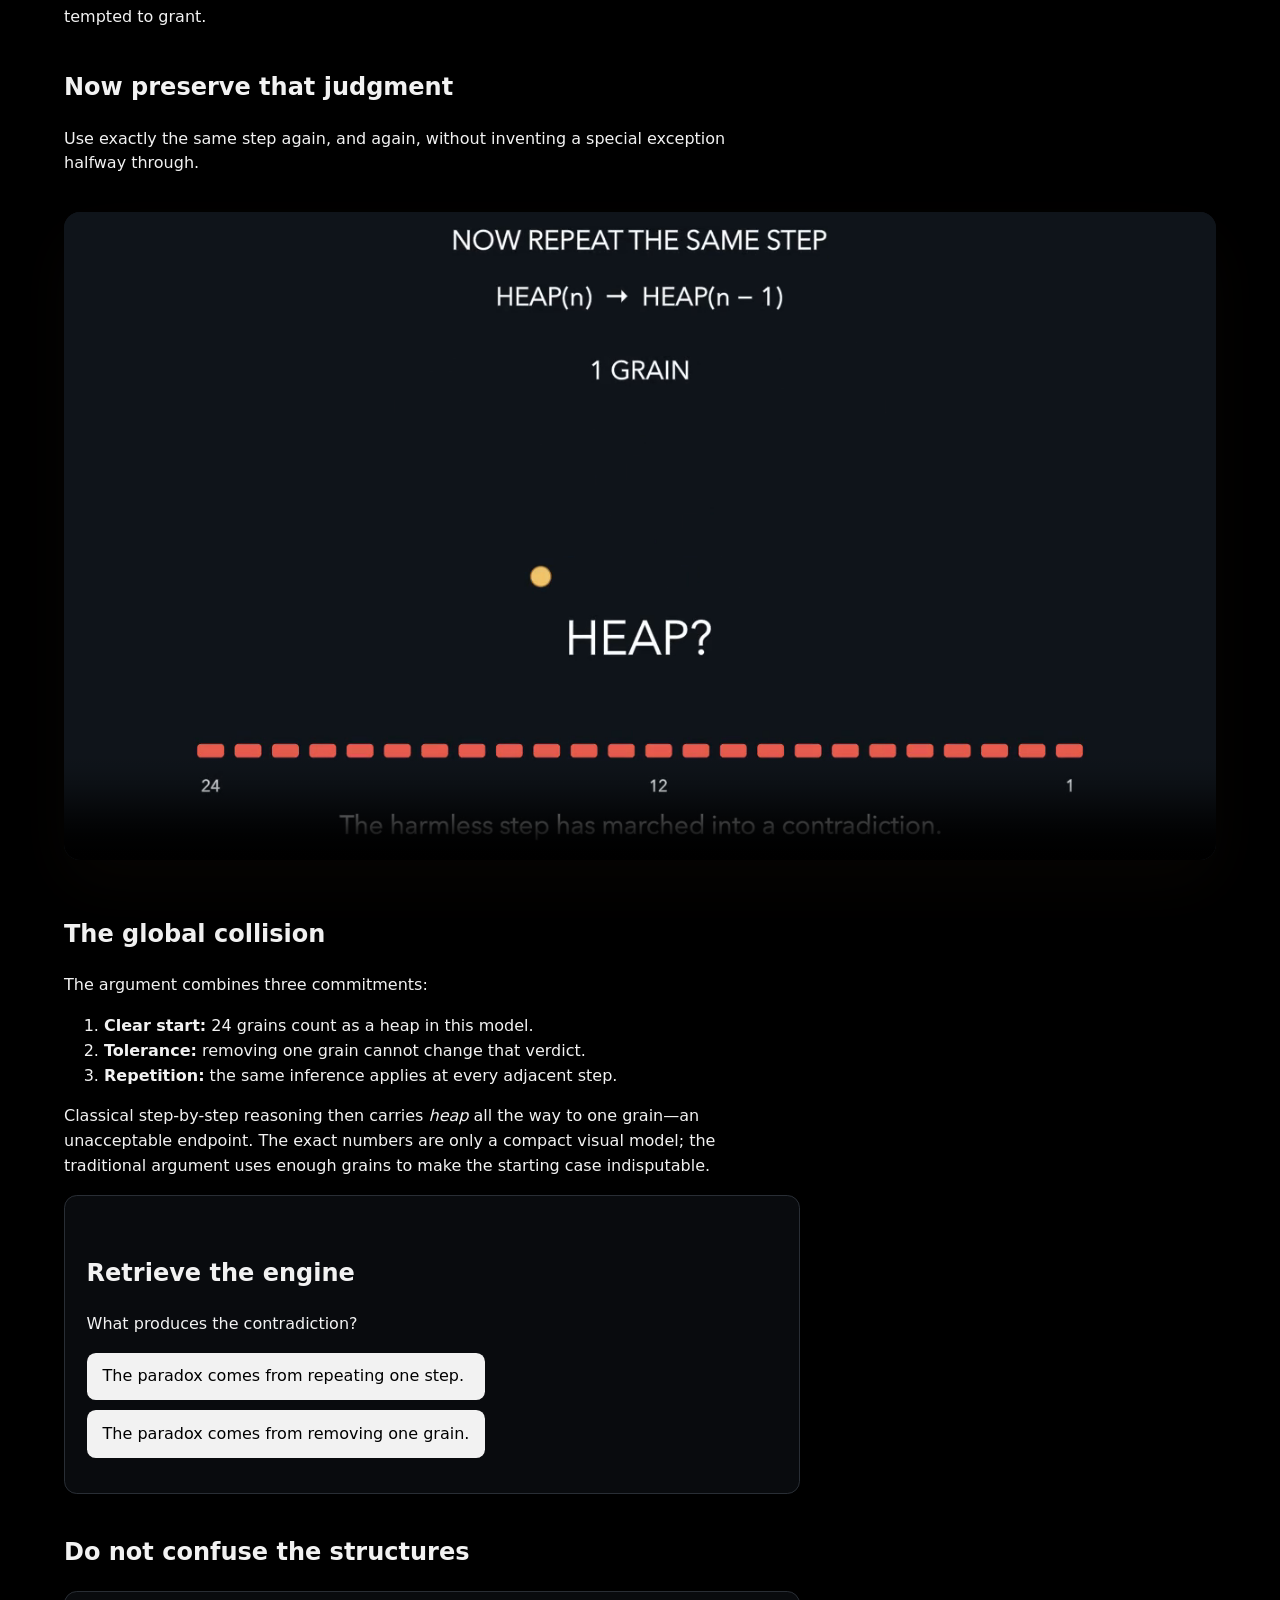
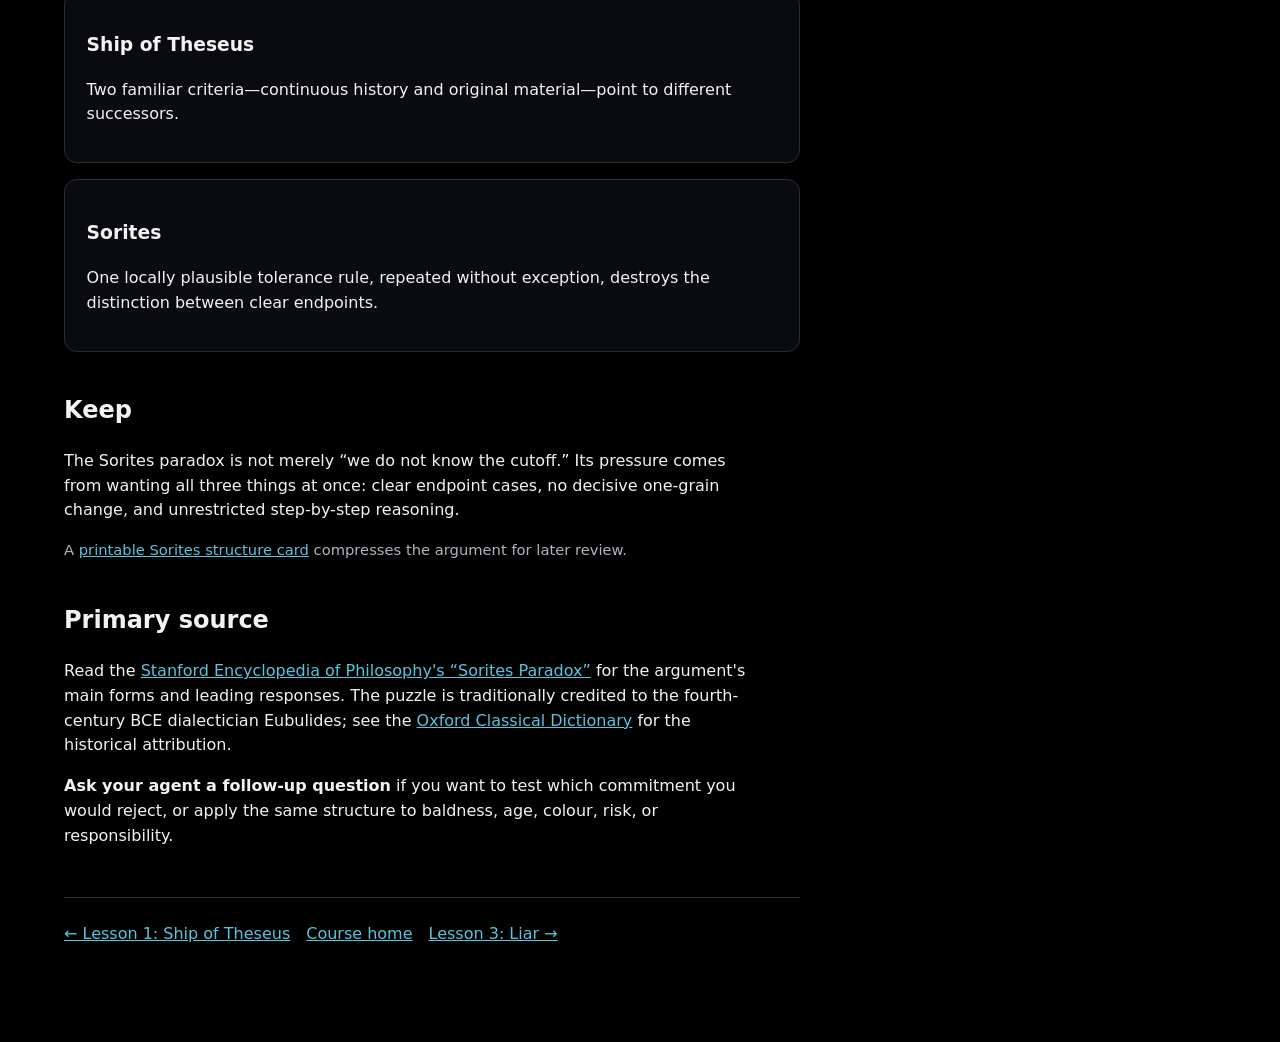
<file: examples/paradoxes/lessons/0002-sorites.source.html>
<!doctype html>
<html lang="en">
<head>
  <meta charset="utf-8">
  <meta name="viewport" content="width=device-width, initial-scale=1">
  <meta name="description" content="A Lumanim lesson on the Sorites paradox and the danger of repeating one apparently harmless step.">
  <title>One harmless step · Lumanim</title>
  <link rel="stylesheet" href="../assets/paradoxes.css">
</head>
<body>
  <main>
    <article>
      <p class="eyebrow">Lumanim · Paradox 0002</p>
      <h1>One harmless step.<br>An impossible march.</h1>
      <p class="lede">The Sorites paradox does not ask you to spot one dramatic mistake. It asks whether the same reasonable judgment can survive being repeated.</p>

      <section class="question" data-teach-choice aria-labelledby="prediction-title">
        <h2 id="prediction-title">Commit before watching</h2>
        <p>Suppose 24 grains are clearly a heap. What should happen after exactly one is removed?</p>
        <p class="choice-list">
          <button type="button" aria-pressed="false" data-response="That is the tolerance judgment: one tiny difference feels unable to move a vague boundary. Keep it in view; the next visual will repeat it.">A one-grain change preserves the label.</button>
          <button type="button" aria-pressed="false" data-response="That gives the word a sharp boundary. It is a possible response, but it commits you to some exact grain whose removal changes heap into non-heap.">A one-grain change overturns the label.</button>
        </p>
        <p class="answer" data-teach-feedback hidden aria-live="polite"></p>
      </section>
    </article>

    <section class="lumanim-stage" data-lumanim-stage data-live="false" aria-label="ManimGL explanation comparing a 24-grain heap with a 23-grain heap">
      <video controls playsinline preload="metadata" poster="../assets/manim/0002-sorites/visuals/harmless-step/poster.png">
        <source src="../assets/manim/0002-sorites/visuals/harmless-step/fallback.mp4" type="video/mp4">
        Your browser cannot play the first rendered ManimGL explanation.
      </video>
    </section>

    <article>
      <h2>The locally harmless step</h2>
      <p><a href="https://plato.stanford.edu/entries/sorites-paradox/">The Stanford Encyclopedia of Philosophy</a> describes <em>heap</em> as a vague predicate: clear cases exist at both ends, but its boundary is unclear. That makes the one-grain step feel harmless:</p>
      <p><strong>If <em>n</em> grains are a heap, then <em>n − 1</em> grains are a heap.</strong></p>
      <p>The visual does not prove that sentence. It isolates the premise your intuition is tempted to grant.</p>

      <h2 class="visual-intro">Now preserve that judgment</h2>
      <p>Use exactly the same step again, and again, without inventing a special exception halfway through.</p>
    </article>

    <section data-lumanim-experience="forced-march">
      <div class="lumanim-stage" data-lumanim-stage data-live="true" data-mode="rendered" aria-label="ManimGL explanation marching the heap judgment from 24 grains to one grain">
        <video data-lumanim-fallback controls playsinline preload="metadata" poster="../assets/manim/0002-sorites/visuals/forced-march/poster.png">
          <source src="../assets/manim/0002-sorites/visuals/forced-march/fallback.mp4" type="video/mp4">
          Your browser cannot play the second rendered ManimGL explanation.
        </video>
        <canvas data-lumanim-live-frame hidden role="img" aria-label="A live ManimGL frame showing the heap judgment carried step by step from 24 grains toward one grain."></canvas>
      </div>

      <div class="lumanim-actions">
        <button type="button" data-lumanim-explore>March through it yourself</button>
        <button type="button" class="secondary" data-lumanim-replay hidden>Replay the explanation</button>
      </div>

      <article>
        <div class="control-card" data-lumanim-controls hidden>
          <label for="march"><strong>Carry the same verdict from 24 grains toward one</strong></label>
          <input id="march" type="range" min="0" max="1" step="0.01" value="0" data-lumanim-control="march_fraction">
          <button type="button" data-lumanim-reconnect hidden>Reconnect interaction</button>
        </div>
      </article>
    </section>

    <article>
      <h2>The global collision</h2>
      <p>The argument combines three commitments:</p>
      <ol>
        <li><strong>Clear start:</strong> 24 grains count as a heap in this model.</li>
        <li><strong>Tolerance:</strong> removing one grain cannot change that verdict.</li>
        <li><strong>Repetition:</strong> the same inference applies at every adjacent step.</li>
      </ol>
      <p>Classical step-by-step reasoning then carries <em>heap</em> all the way to one grain—an unacceptable endpoint. The exact numbers are only a compact visual model; the traditional argument uses enough grains to make the starting case indisputable.</p>

      <section class="question" data-teach-choice aria-labelledby="retrieval-title">
        <h2 id="retrieval-title">Retrieve the engine</h2>
        <p>What produces the contradiction?</p>
        <p class="choice-list">
          <button type="button" aria-pressed="false" data-response="Exactly. The paradox appears when one tolerance judgment is treated as exceptionless and carried through the entire sequence.">The paradox comes from repeating one step.</button>
          <button type="button" aria-pressed="false" data-response="Not quite. Removing grains supplies the example, but the logical pressure comes from preserving the same verdict at every adjacent step.">The paradox comes from removing one grain.</button>
        </p>
        <p class="answer" data-teach-feedback hidden aria-live="polite"></p>
      </section>

      <h2>Do not confuse the structures</h2>
      <div class="question">
        <h3>Ship of Theseus</h3>
        <p>Two familiar criteria—continuous history and original material—point to different successors.</p>
      </div>
      <div class="question">
        <h3>Sorites</h3>
        <p>One locally plausible tolerance rule, repeated without exception, destroys the distinction between clear endpoints.</p>
      </div>

      <h2>Keep</h2>
      <p>The Sorites paradox is not merely “we do not know the cutoff.” Its pressure comes from wanting all three things at once: clear endpoint cases, no decisive one-grain change, and unrestricted step-by-step reasoning.</p>
      <p class="source">A <a href="../reference/sorites-structure.html">printable Sorites structure card</a> compresses the argument for later review.</p>

      <h2>Primary source</h2>
      <p>Read the <a href="https://plato.stanford.edu/entries/sorites-paradox/">Stanford Encyclopedia of Philosophy's “Sorites Paradox”</a> for the argument's main forms and leading responses. The puzzle is traditionally credited to the fourth-century BCE dialectician Eubulides; see the <a href="https://doi.org/10.1093/acrefore/9780199381135.013.2518">Oxford Classical Dictionary</a> for the historical attribution.</p>

      <p><strong>Ask your agent a follow-up question</strong> if you want to test which commitment you would reject, or apply the same structure to baldness, age, colour, risk, or responsibility.</p>

      <nav class="lesson-nav" aria-label="Course navigation">
        <a href="0001-ship-of-theseus.html">← Lesson 1: Ship of Theseus</a>
        <a href="../index.html">Course home</a>
        <a href="0003-liar.html">Lesson 3: Liar →</a>
      </nav>
    </article>
  </main>
  <noscript><p>Both rendered ManimGL explanations remain available. JavaScript is only needed for feedback and live enhancement.</p></noscript>
  <script src="../assets/teach-choice.js"></script>
  <script src="../assets/lumanim-live.js"></script>
</body>
</html>
</file>
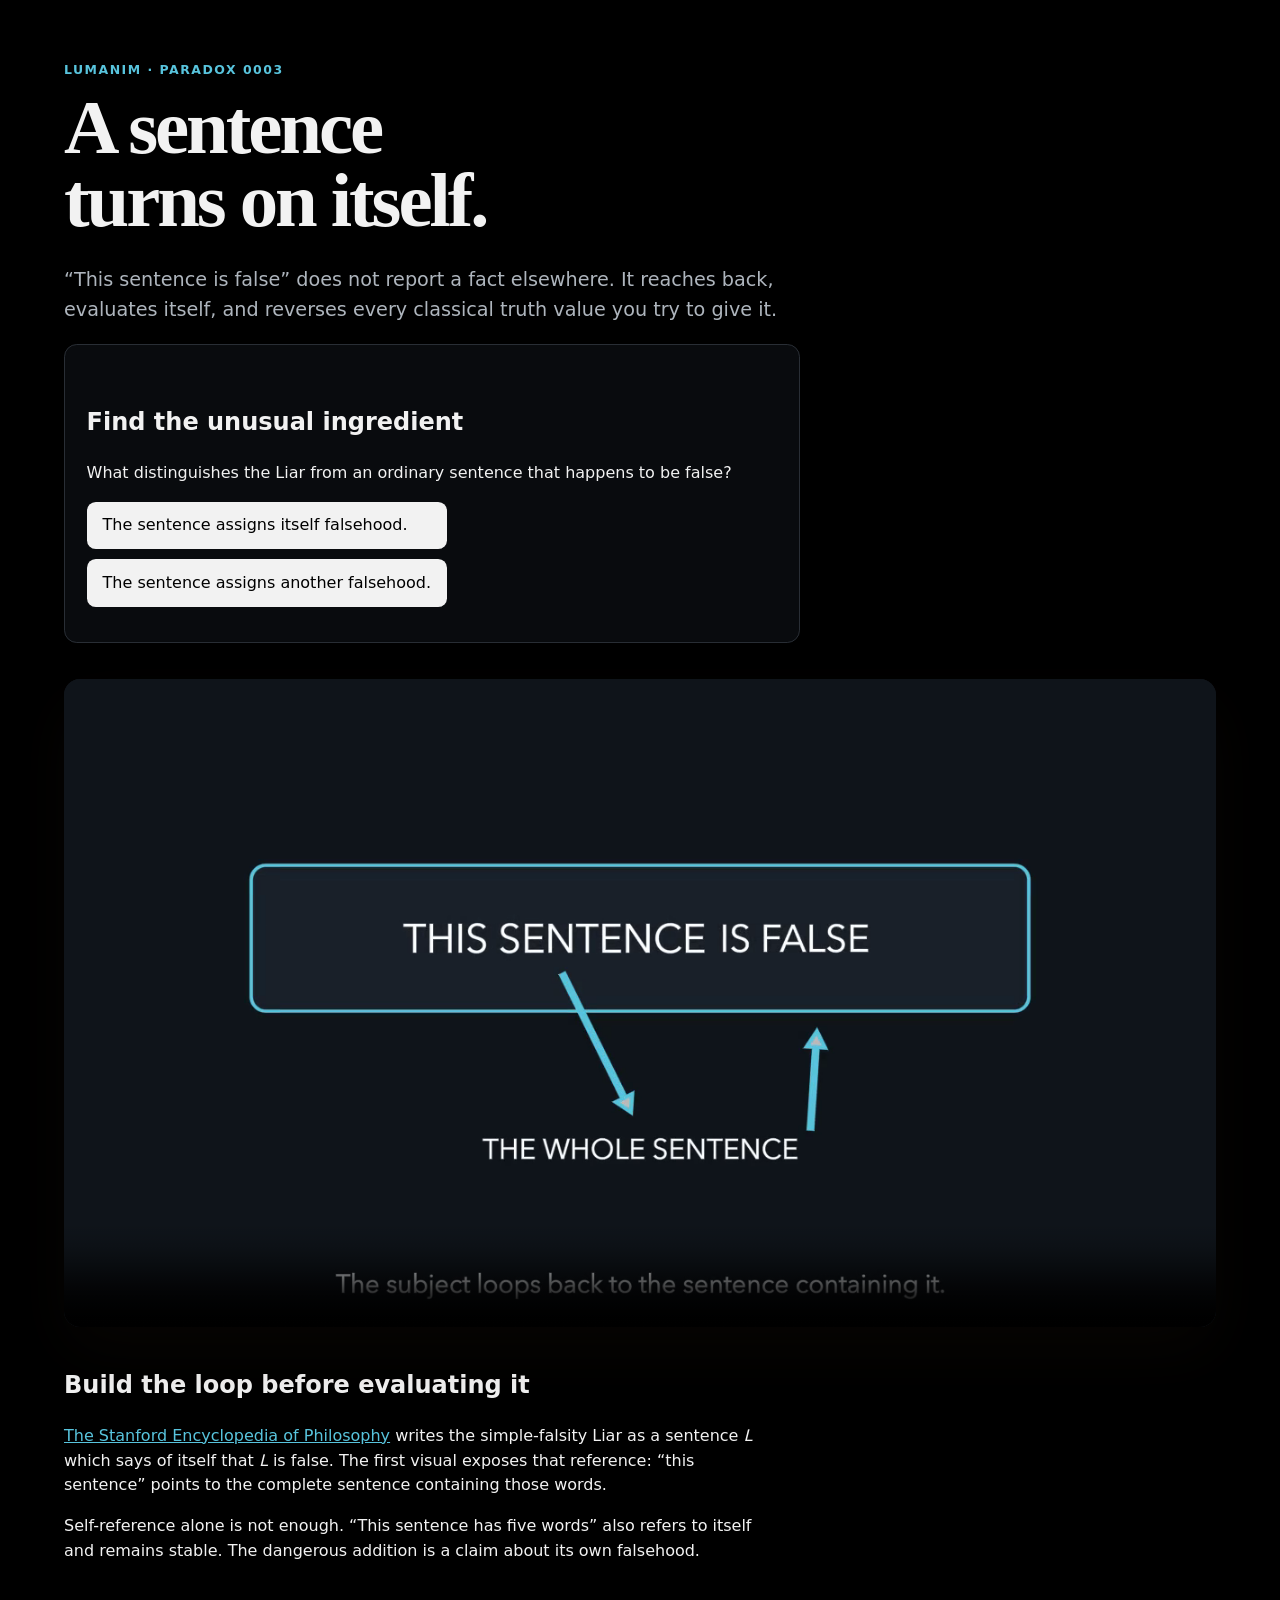
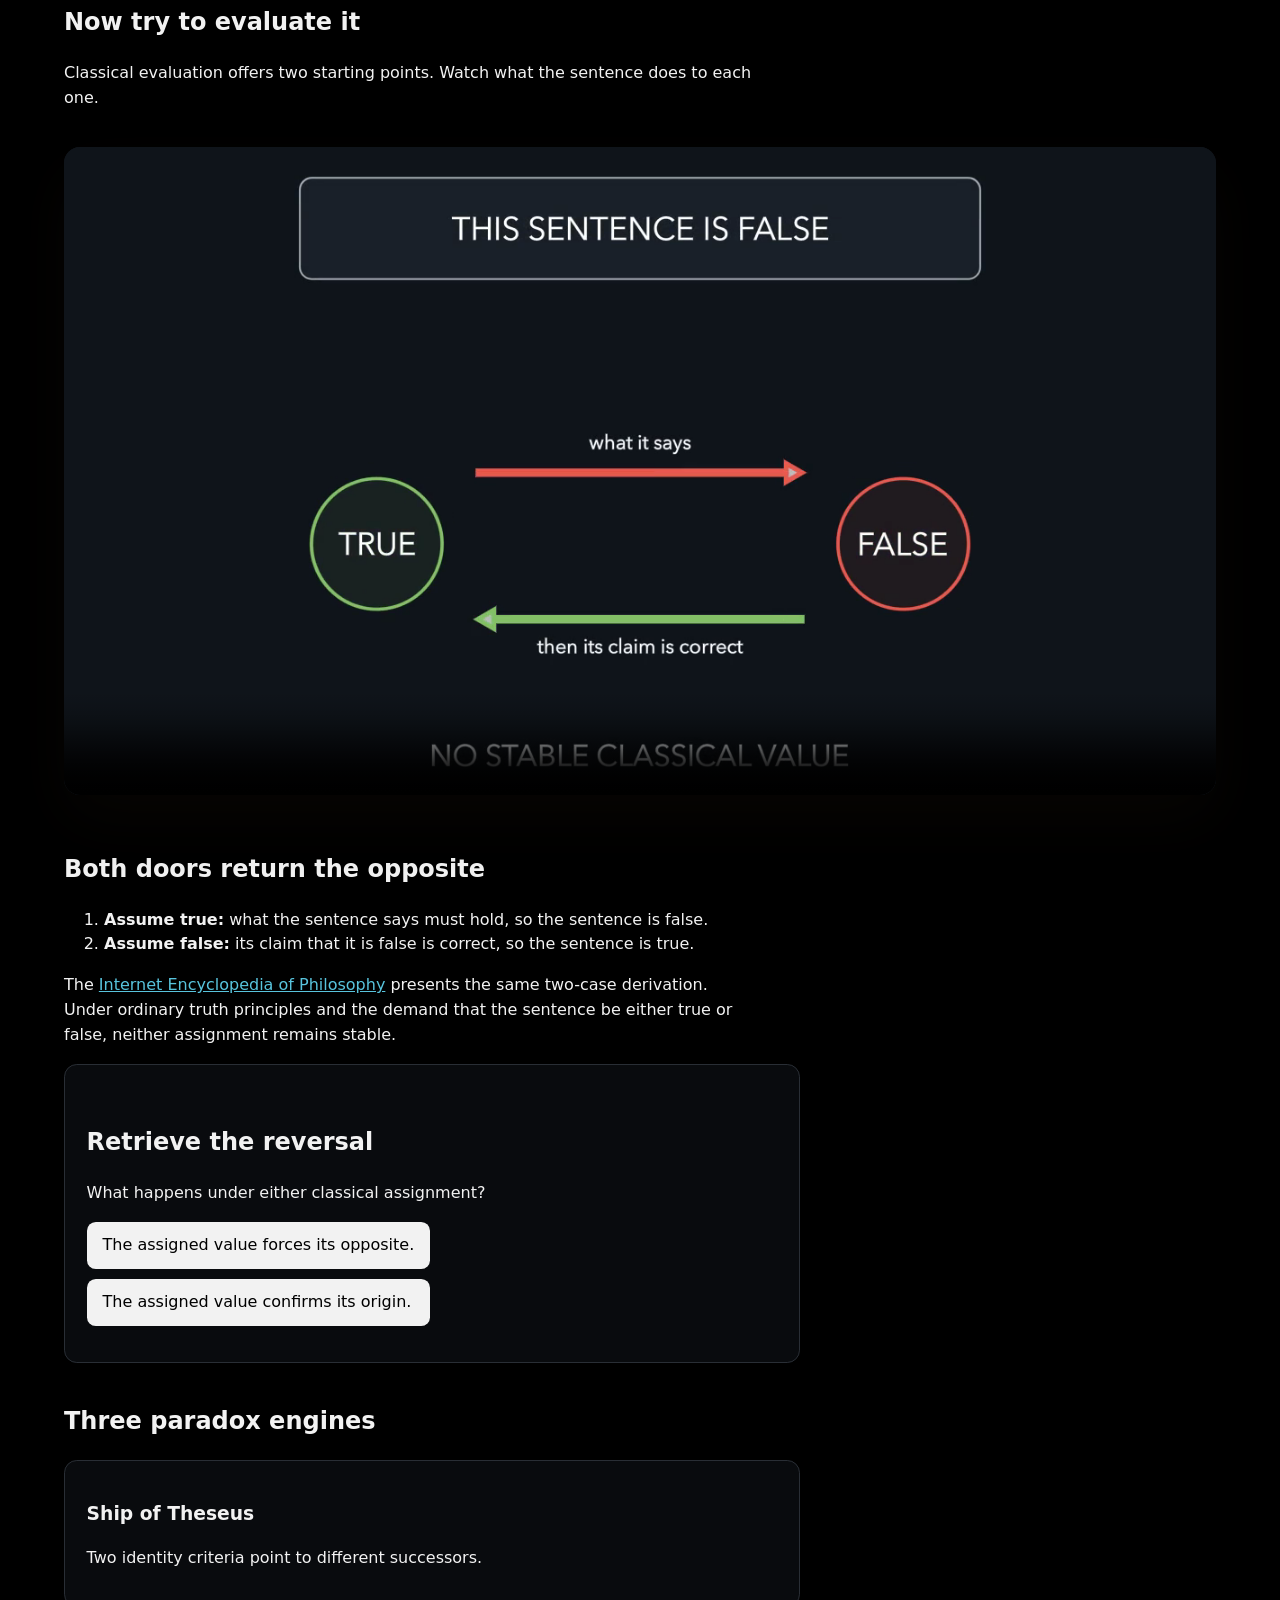
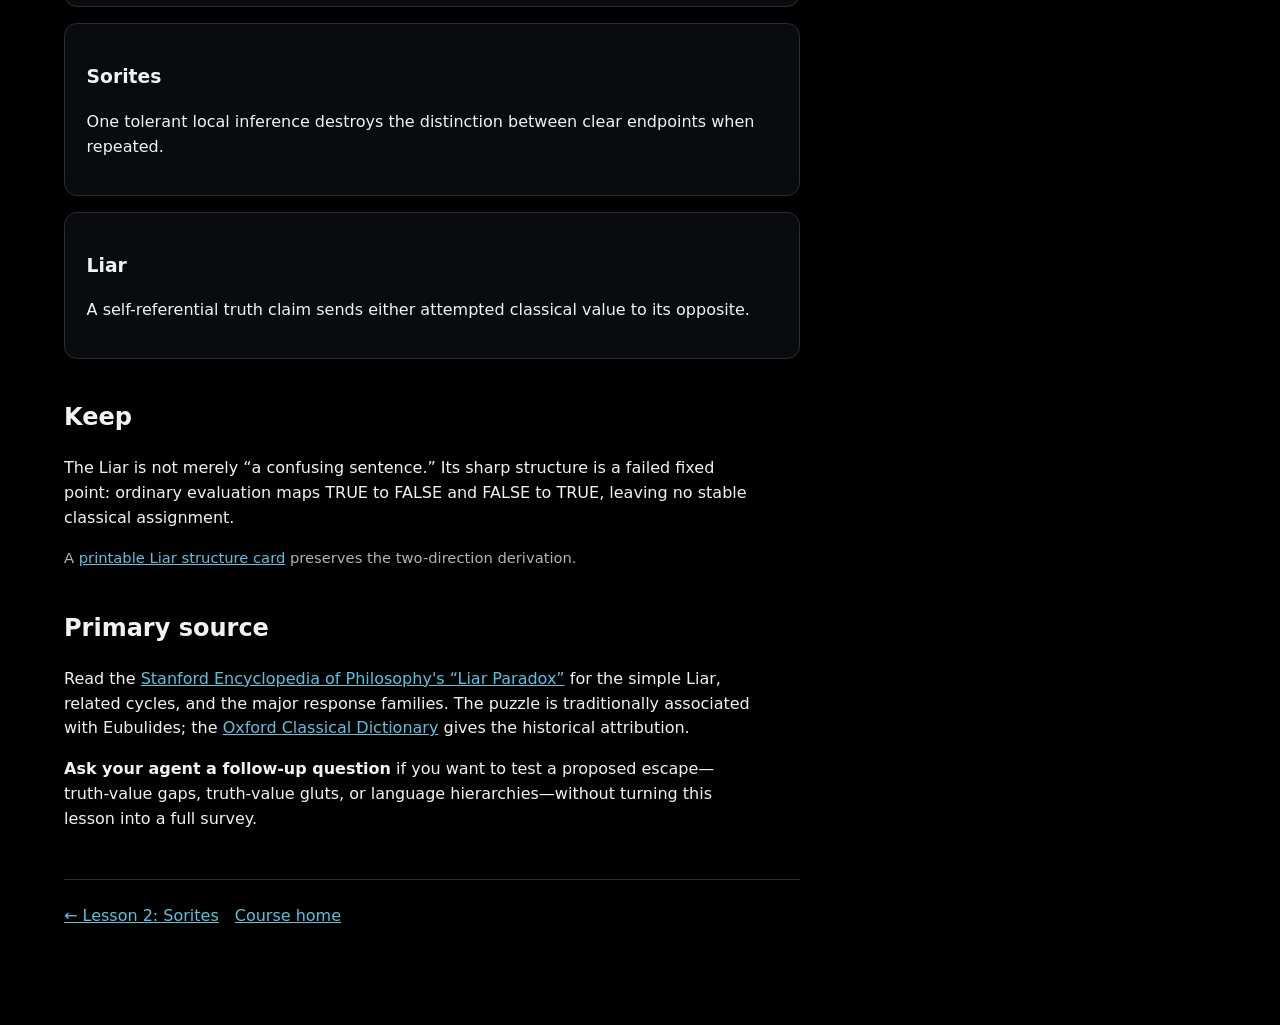
<file: examples/paradoxes/lessons/0003-liar.source.html>
<!doctype html>
<html lang="en">
<head>
  <meta charset="utf-8">
  <meta name="viewport" content="width=device-width, initial-scale=1">
  <meta name="description" content="A Lumanim lesson making the self-reference and truth-value reversal of the Liar paradox visible.">
  <title>A sentence turns on itself · Lumanim</title>
  <link rel="stylesheet" href="../assets/paradoxes.css">
</head>
<body>
  <main>
    <article>
      <p class="eyebrow">Lumanim · Paradox 0003</p>
      <h1>A sentence<br>turns on itself.</h1>
      <p class="lede">“This sentence is false” does not report a fact elsewhere. It reaches back, evaluates itself, and reverses every classical truth value you try to give it.</p>

      <section class="question" data-teach-choice aria-labelledby="prediction-title">
        <h2 id="prediction-title">Find the unusual ingredient</h2>
        <p>What distinguishes the Liar from an ordinary sentence that happens to be false?</p>
        <p class="choice-list">
          <button type="button" aria-pressed="false" data-response="Exactly. Its subject is the very sentence doing the evaluating; the claim loops back onto its own truth status.">The sentence assigns itself falsehood.</button>
          <button type="button" aria-pressed="false" data-response="An ordinary sentence can assign falsehood elsewhere without paradox. The special pressure begins when the target is the sentence itself.">The sentence assigns another falsehood.</button>
        </p>
        <p class="answer" data-teach-feedback hidden aria-live="polite"></p>
      </section>
    </article>

    <section class="lumanim-stage" data-lumanim-stage data-live="false" aria-label="ManimGL explanation showing the Liar sentence referring back to itself">
      <video controls playsinline preload="metadata" poster="../assets/manim/0003-liar/visuals/reference-loop/poster.png">
        <source src="../assets/manim/0003-liar/visuals/reference-loop/fallback.mp4" type="video/mp4">
        Your browser cannot play the first rendered ManimGL explanation.
      </video>
    </section>

    <article>
      <h2>Build the loop before evaluating it</h2>
      <p><a href="https://plato.stanford.edu/entries/liar-paradox/">The Stanford Encyclopedia of Philosophy</a> writes the simple-falsity Liar as a sentence <em>L</em> which says of itself that <em>L</em> is false. The first visual exposes that reference: “this sentence” points to the complete sentence containing those words.</p>
      <p>Self-reference alone is not enough. “This sentence has five words” also refers to itself and remains stable. The dangerous addition is a claim about its own falsehood.</p>

      <h2 class="visual-intro">Now try to evaluate it</h2>
      <p>Classical evaluation offers two starting points. Watch what the sentence does to each one.</p>
    </article>

    <section data-lumanim-experience="truth-loop">
      <div class="lumanim-stage" data-lumanim-stage data-live="true" data-mode="rendered" aria-label="ManimGL explanation cycling the Liar sentence between true and false">
        <video data-lumanim-fallback controls playsinline preload="metadata" poster="../assets/manim/0003-liar/visuals/truth-loop/poster.png">
          <source src="../assets/manim/0003-liar/visuals/truth-loop/fallback.mp4" type="video/mp4">
          Your browser cannot play the second rendered ManimGL explanation.
        </video>
        <canvas data-lumanim-live-frame hidden role="img" aria-label="A live ManimGL frame showing how either assumed truth value forces its opposite."></canvas>
      </div>

      <div class="lumanim-actions">
        <button type="button" data-lumanim-explore>Test both assumptions yourself</button>
        <button type="button" class="secondary" data-lumanim-replay hidden>Replay the explanation</button>
      </div>

      <article>
        <div class="control-card" data-lumanim-controls hidden>
          <label for="assumption"><strong>Choose a starting truth value</strong></label>
          <input id="assumption" type="range" min="0" max="1" step="1" value="1" data-lumanim-control="assumption">
          <div class="control-scale" aria-hidden="true"><span>FALSE</span><span>TRUE</span></div>
          <button type="button" data-lumanim-reconnect hidden>Reconnect interaction</button>
        </div>
      </article>
    </section>

    <article>
      <h2>Both doors return the opposite</h2>
      <ol>
        <li><strong>Assume true:</strong> what the sentence says must hold, so the sentence is false.</li>
        <li><strong>Assume false:</strong> its claim that it is false is correct, so the sentence is true.</li>
      </ol>
      <p>The <a href="https://iep.utm.edu/liar-paradox/">Internet Encyclopedia of Philosophy</a> presents the same two-case derivation. Under ordinary truth principles and the demand that the sentence be either true or false, neither assignment remains stable.</p>

      <section class="question" data-teach-choice aria-labelledby="retrieval-title">
        <h2 id="retrieval-title">Retrieve the reversal</h2>
        <p>What happens under either classical assignment?</p>
        <p class="choice-list">
          <button type="button" aria-pressed="false" data-response="Exactly. TRUE activates what the sentence says and yields FALSE; FALSE makes its claim correct and yields TRUE.">The assigned value forces its opposite.</button>
          <button type="button" aria-pressed="false" data-response="No. Neither value is a fixed point: evaluating the sentence always sends you across to the other side.">The assigned value confirms its origin.</button>
        </p>
        <p class="answer" data-teach-feedback hidden aria-live="polite"></p>
      </section>

      <h2>Three paradox engines</h2>
      <div class="question">
        <h3>Ship of Theseus</h3>
        <p>Two identity criteria point to different successors.</p>
      </div>
      <div class="question">
        <h3>Sorites</h3>
        <p>One tolerant local inference destroys the distinction between clear endpoints when repeated.</p>
      </div>
      <div class="question">
        <h3>Liar</h3>
        <p>A self-referential truth claim sends either attempted classical value to its opposite.</p>
      </div>

      <h2>Keep</h2>
      <p>The Liar is not merely “a confusing sentence.” Its sharp structure is a failed fixed point: ordinary evaluation maps TRUE to FALSE and FALSE to TRUE, leaving no stable classical assignment.</p>
      <p class="source">A <a href="../reference/liar-structure.html">printable Liar structure card</a> preserves the two-direction derivation.</p>

      <h2>Primary source</h2>
      <p>Read the <a href="https://plato.stanford.edu/entries/liar-paradox/">Stanford Encyclopedia of Philosophy's “Liar Paradox”</a> for the simple Liar, related cycles, and the major response families. The puzzle is traditionally associated with Eubulides; the <a href="https://doi.org/10.1093/acrefore/9780199381135.013.2518">Oxford Classical Dictionary</a> gives the historical attribution.</p>

      <p><strong>Ask your agent a follow-up question</strong> if you want to test a proposed escape—truth-value gaps, truth-value gluts, or language hierarchies—without turning this lesson into a full survey.</p>

      <nav class="lesson-nav" aria-label="Course navigation">
        <a href="0002-sorites.html">← Lesson 2: Sorites</a>
        <a href="../index.html">Course home</a>
      </nav>
    </article>
  </main>
  <noscript><p>Both rendered ManimGL explanations remain available. JavaScript is only needed for feedback and live enhancement.</p></noscript>
  <script src="../assets/teach-choice.js"></script>
  <script src="../assets/lumanim-live.js"></script>
</body>
</html>
</file>
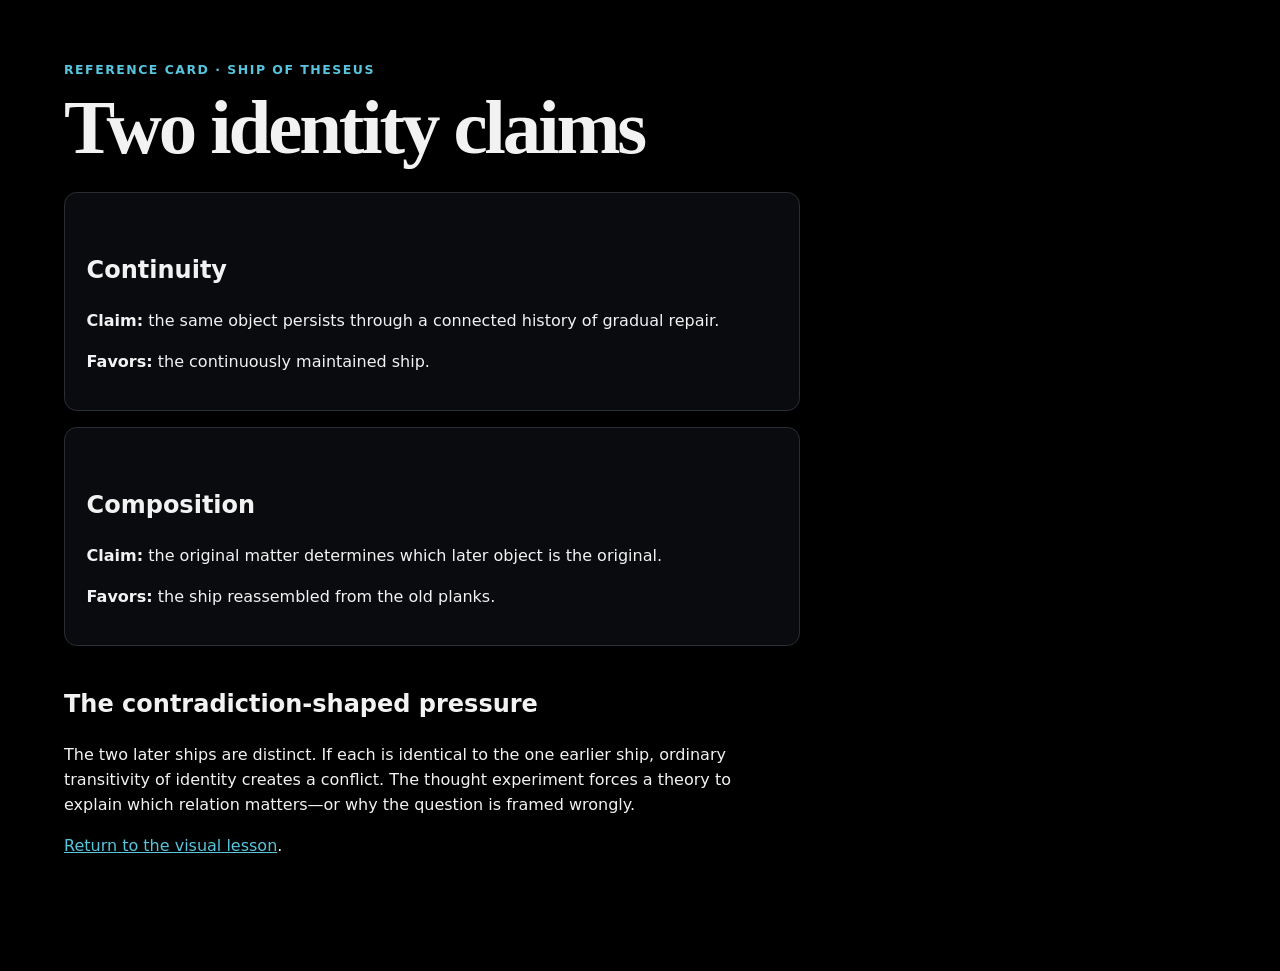
<file: examples/paradoxes/reference/identity-claims.html>
<!doctype html>
<html lang="en">
<head>
  <meta charset="utf-8">
  <meta name="viewport" content="width=device-width, initial-scale=1">
  <title>Identity claims · Reference</title>
  <link rel="stylesheet" href="../assets/paradoxes.css">
</head>
<body>
  <main>
    <article>
      <p class="eyebrow">Reference card · Ship of Theseus</p>
      <h1>Two identity claims</h1>
      <div class="question">
        <h2>Continuity</h2>
        <p><strong>Claim:</strong> the same object persists through a connected history of gradual repair.</p>
        <p><strong>Favors:</strong> the continuously maintained ship.</p>
      </div>
      <div class="question">
        <h2>Composition</h2>
        <p><strong>Claim:</strong> the original matter determines which later object is the original.</p>
        <p><strong>Favors:</strong> the ship reassembled from the old planks.</p>
      </div>
      <h2>The contradiction-shaped pressure</h2>
      <p>The two later ships are distinct. If each is identical to the one earlier ship, ordinary transitivity of identity creates a conflict. The thought experiment forces a theory to explain which relation matters—or why the question is framed wrongly.</p>
      <p><a href="../lessons/0001-ship-of-theseus.html">Return to the visual lesson</a>.</p>
    </article>
  </main>
</body>
</html>
</file>
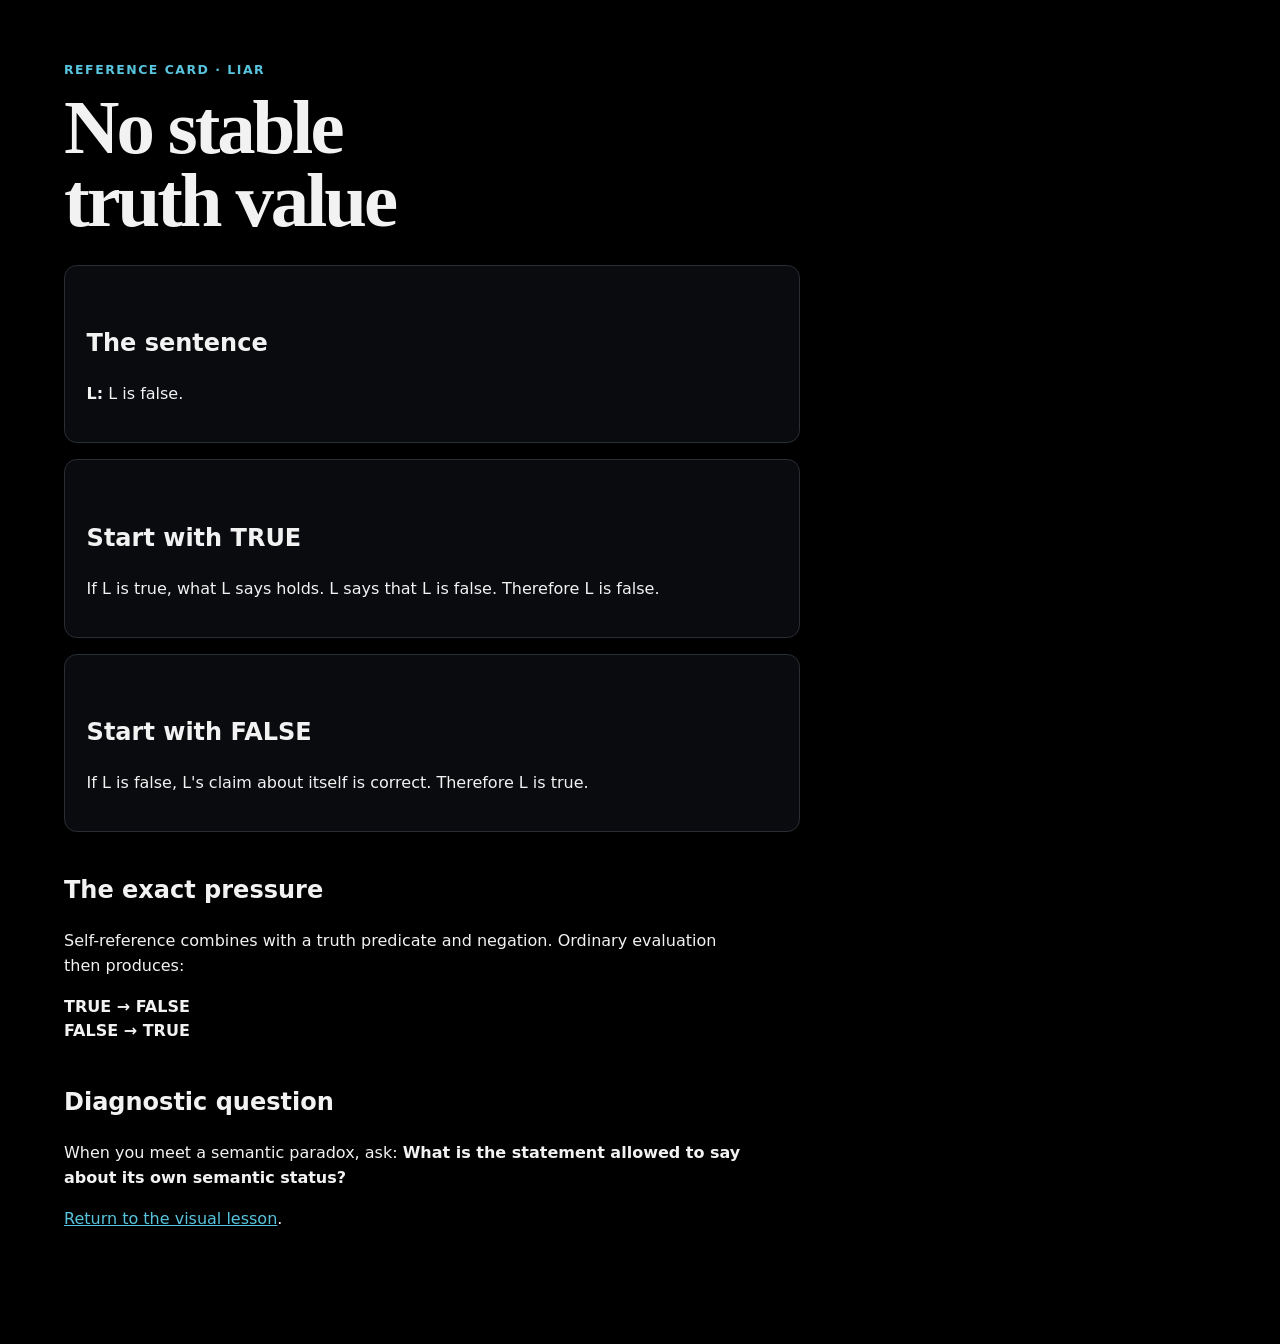
<file: examples/paradoxes/reference/liar-structure.html>
<!doctype html>
<html lang="en">
<head>
  <meta charset="utf-8">
  <meta name="viewport" content="width=device-width, initial-scale=1">
  <title>Liar structure · Reference</title>
  <link rel="stylesheet" href="../assets/paradoxes.css">
</head>
<body>
  <main>
    <article>
      <p class="eyebrow">Reference card · Liar</p>
      <h1>No stable<br>truth value</h1>

      <div class="question">
        <h2>The sentence</h2>
        <p><strong>L:</strong> L is false.</p>
      </div>
      <div class="question">
        <h2>Start with TRUE</h2>
        <p>If L is true, what L says holds. L says that L is false. Therefore L is false.</p>
      </div>
      <div class="question">
        <h2>Start with FALSE</h2>
        <p>If L is false, L's claim about itself is correct. Therefore L is true.</p>
      </div>

      <h2>The exact pressure</h2>
      <p>Self-reference combines with a truth predicate and negation. Ordinary evaluation then produces:</p>
      <p><strong>TRUE → FALSE<br>FALSE → TRUE</strong></p>

      <h2>Diagnostic question</h2>
      <p>When you meet a semantic paradox, ask: <strong>What is the statement allowed to say about its own semantic status?</strong></p>

      <p><a href="../lessons/0003-liar.html">Return to the visual lesson</a>.</p>
    </article>
  </main>
</body>
</html>
</file>
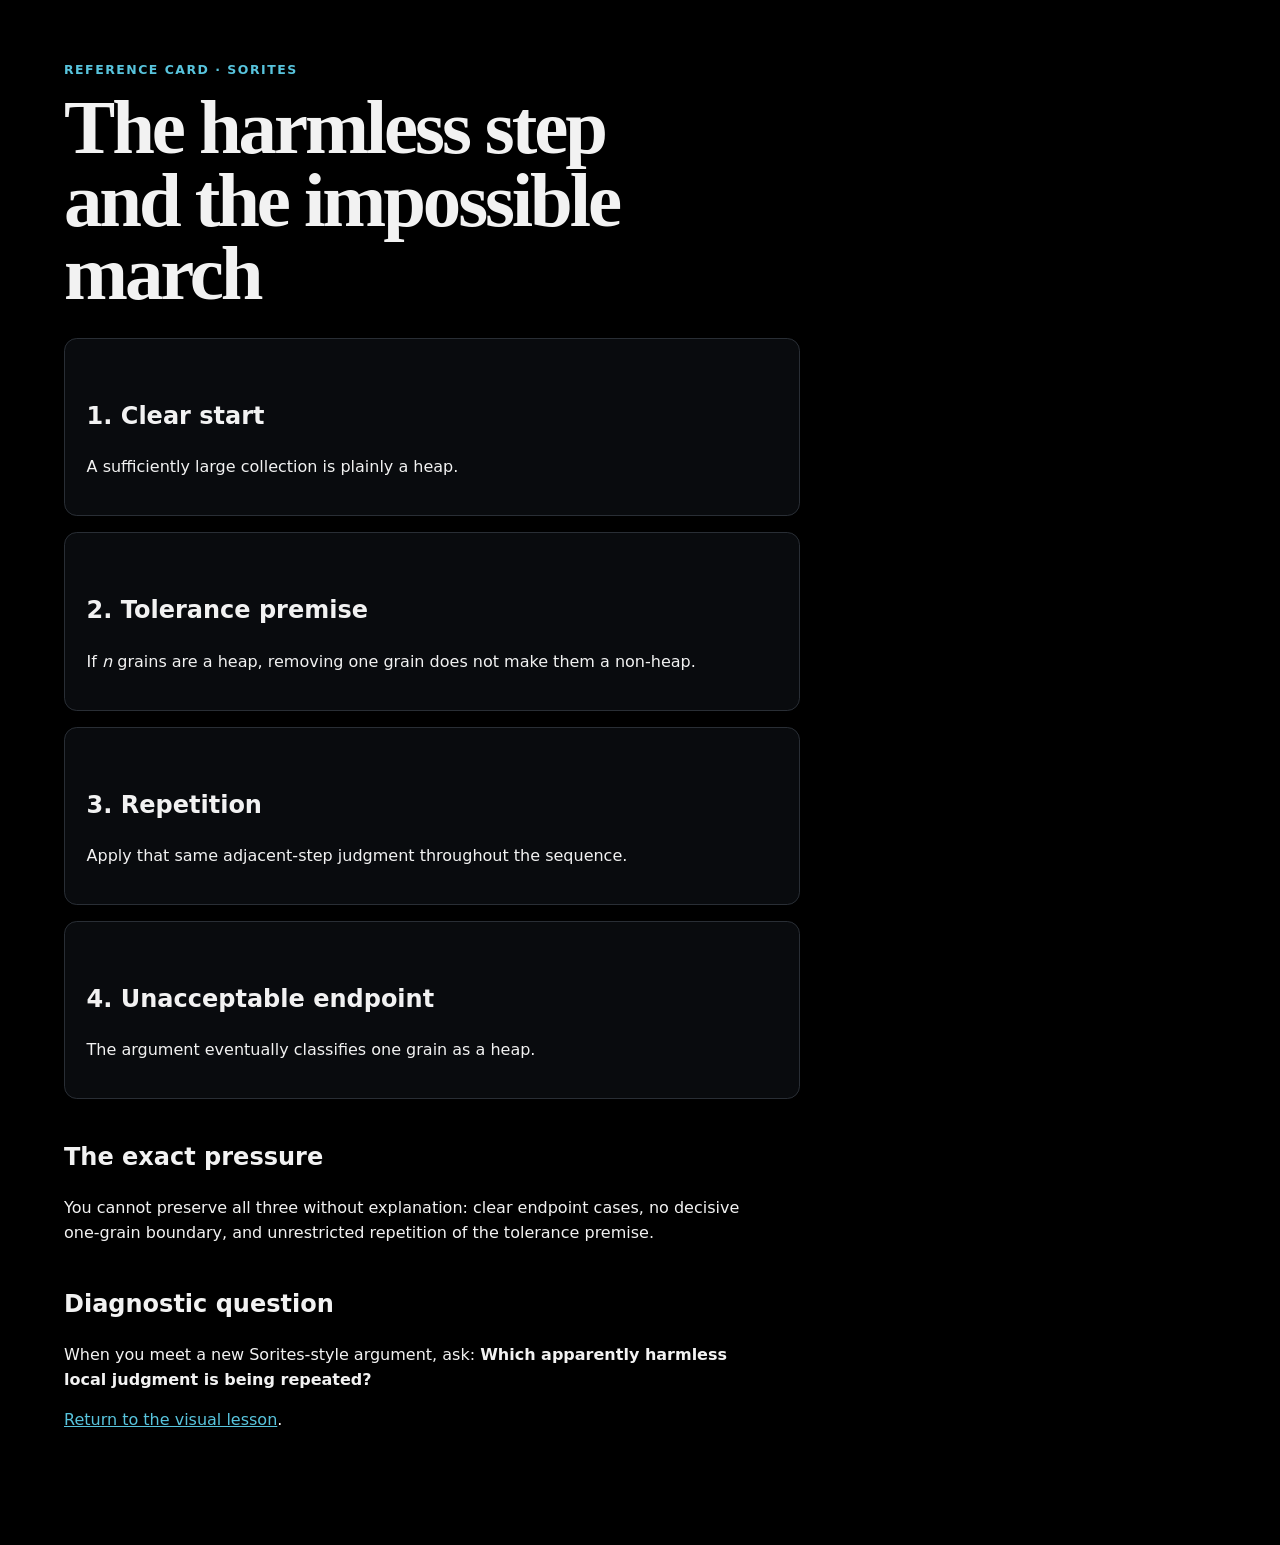
<file: examples/paradoxes/reference/sorites-structure.html>
<!doctype html>
<html lang="en">
<head>
  <meta charset="utf-8">
  <meta name="viewport" content="width=device-width, initial-scale=1">
  <title>Sorites structure · Reference</title>
  <link rel="stylesheet" href="../assets/paradoxes.css">
</head>
<body>
  <main>
    <article>
      <p class="eyebrow">Reference card · Sorites</p>
      <h1>The harmless step<br>and the impossible march</h1>

      <div class="question">
        <h2>1. Clear start</h2>
        <p>A sufficiently large collection is plainly a heap.</p>
      </div>
      <div class="question">
        <h2>2. Tolerance premise</h2>
        <p>If <em>n</em> grains are a heap, removing one grain does not make them a non-heap.</p>
      </div>
      <div class="question">
        <h2>3. Repetition</h2>
        <p>Apply that same adjacent-step judgment throughout the sequence.</p>
      </div>
      <div class="question">
        <h2>4. Unacceptable endpoint</h2>
        <p>The argument eventually classifies one grain as a heap.</p>
      </div>

      <h2>The exact pressure</h2>
      <p>You cannot preserve all three without explanation: clear endpoint cases, no decisive one-grain boundary, and unrestricted repetition of the tolerance premise.</p>

      <h2>Diagnostic question</h2>
      <p>When you meet a new Sorites-style argument, ask: <strong>Which apparently harmless local judgment is being repeated?</strong></p>

      <p><a href="../lessons/0002-sorites.html">Return to the visual lesson</a>.</p>
    </article>
  </main>
</body>
</html>
</file>
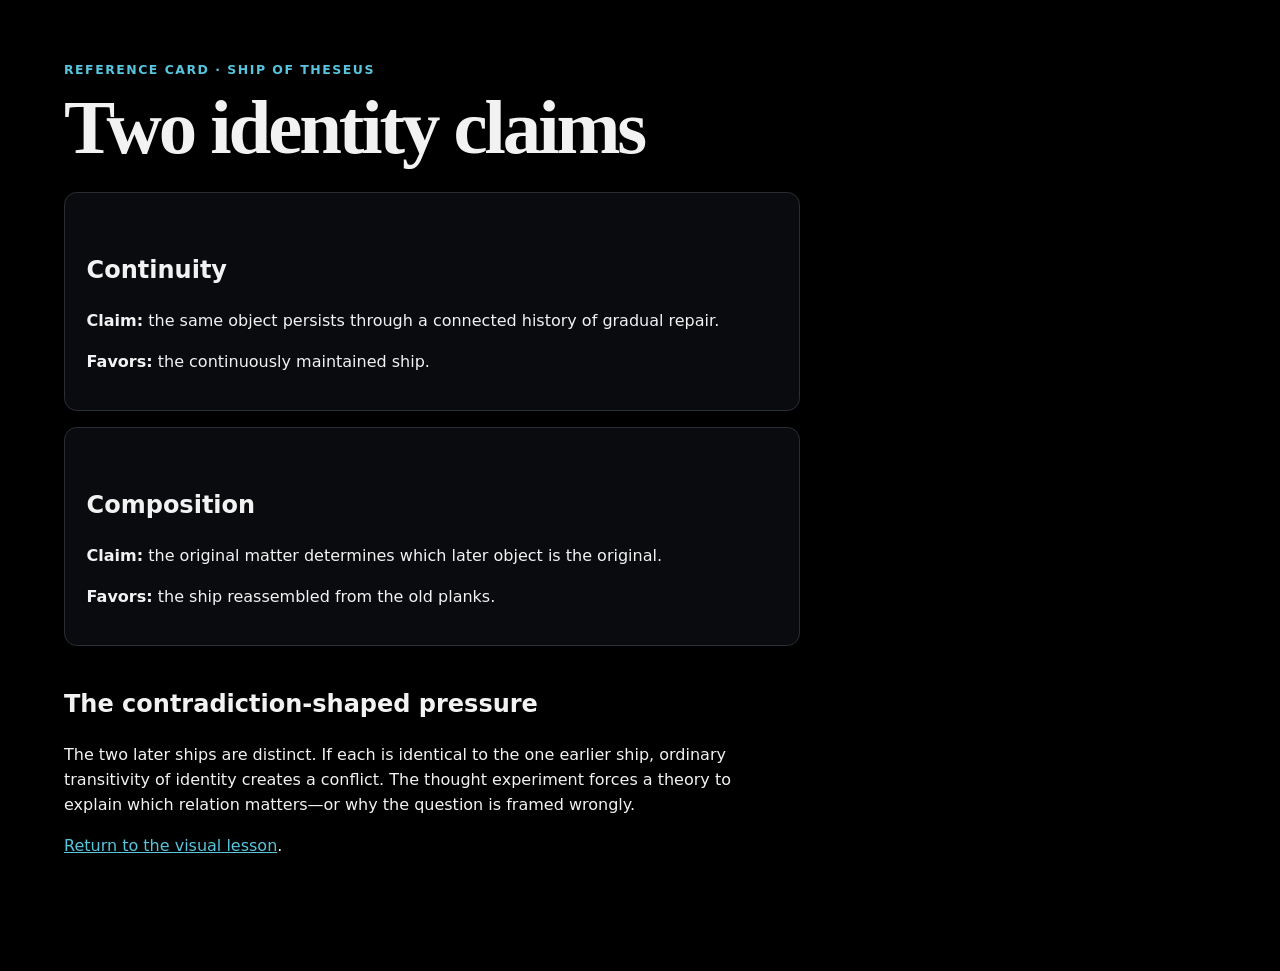
<file: examples/ship-of-theseus/reference/identity-claims.html>
<!doctype html>
<html lang="en">
<head>
  <meta charset="utf-8">
  <meta name="viewport" content="width=device-width, initial-scale=1">
  <title>Identity claims · Reference</title>
  <link rel="stylesheet" href="../assets/paradoxes-dark.css">
</head>
<body>
  <main>
    <article>
      <p class="eyebrow">Reference card · Ship of Theseus</p>
      <h1>Two identity claims</h1>
      <div class="question">
        <h2>Continuity</h2>
        <p><strong>Claim:</strong> the same object persists through a connected history of gradual repair.</p>
        <p><strong>Favors:</strong> the continuously maintained ship.</p>
      </div>
      <div class="question">
        <h2>Composition</h2>
        <p><strong>Claim:</strong> the original matter determines which later object is the original.</p>
        <p><strong>Favors:</strong> the ship reassembled from the old planks.</p>
      </div>
      <h2>The contradiction-shaped pressure</h2>
      <p>The two later ships are distinct. If each is identical to the one earlier ship, ordinary transitivity of identity creates a conflict. The thought experiment forces a theory to explain which relation matters—or why the question is framed wrongly.</p>
      <p><a href="../lessons/0001-ship-of-theseus.html">Return to the visual lesson</a>.</p>
    </article>
  </main>
</body>
</html>
</file>
<file: examples/paradoxes/assets/paradoxes.css>
:root {
  color-scheme: dark;
  --ink: #f2f2f2;
  --muted: #aeb5bd;
  --paper: #000;
  --card: #090b0e;
  --line: #292e35;
  --accent: #58c4dd;
  --live: #1e7657;
  font-family: "Avenir Next", Avenir, Inter, system-ui, sans-serif;
}

* { box-sizing: border-box; }
[hidden] { display: none !important; }
body { margin: 0; background: var(--paper); color: var(--ink); line-height: 1.55; }
main { width: min(72rem, calc(100% - 2rem)); margin: 0 auto; padding: 3rem 0 6rem; }
article { width: min(46rem, 100%); }
h1 { font-family: Iowan Old Style, Palatino, Georgia, serif; font-size: clamp(2.4rem, 6vw, 5.5rem); line-height: .95; letter-spacing: -.04em; margin: .15em 0 .35em; }
h2 { margin-top: 2.5rem; }
p, li { max-width: 68ch; }
.eyebrow { color: var(--accent); font-weight: 700; letter-spacing: .12em; text-transform: uppercase; font-size: .78rem; }
.lede { color: var(--muted); font-size: 1.2rem; }
a { color: var(--accent); }
.lumanim-stage { position: relative; width: min(72rem, 100%); aspect-ratio: 16 / 9; margin: 2.25rem 0 1rem; overflow: hidden; border-radius: 1rem; background: #10151b; box-shadow: 0 1.5rem 4rem rgb(40 30 15 / 18%); }
.lumanim-stage video, .lumanim-stage img, .lumanim-stage canvas { width: 100%; height: 100%; display: block; object-fit: cover; }
.lumanim-actions { width: min(72rem, 100%); display: flex; align-items: center; gap: .7rem; margin: .75rem 0 1rem; }
.lumanim-actions .secondary { color: var(--ink); background: transparent; border: 1px solid var(--line); }
.lumanim-actions button.is-invited { animation: invite 1.2s ease-in-out 2; }
.control-card, .question { width: min(46rem, 100%); margin: 1rem 0; padding: 1.2rem 1.35rem; border: 1px solid var(--line); border-radius: .8rem; background: var(--card); }
.choice-list { display: grid; gap: .65rem; width: fit-content; max-width: 100%; }
.choice-list button { width: 100%; text-align: left; }
input[type="range"] { width: 100%; accent-color: var(--accent); }
.control-scale { display: flex; justify-content: space-between; gap: 1rem; color: var(--muted); font-size: .85rem; }
button { border: 0; border-radius: .55rem; padding: .7rem 1rem; color: #000; background: var(--ink); font: inherit; cursor: pointer; }
button:disabled, input:disabled { cursor: not-allowed; opacity: .55; }
button:focus-visible, input:focus-visible, a:focus-visible { outline: 3px solid #e3a528; outline-offset: 3px; }
.answer { margin-top: .8rem; padding-left: 1rem; border-left: 3px solid var(--accent); }
.source { color: var(--muted); font-size: .92rem; }
.lesson-nav { display: flex; flex-wrap: wrap; gap: 1rem; margin-top: 3rem; padding-top: 1.5rem; border-top: 1px solid var(--line); }
.visual-intro { margin-top: 2.5rem; }
@media (prefers-reduced-motion: reduce) { .lumanim-actions button.is-invited { animation: none; } }
@keyframes invite { 50% { transform: translateY(-2px); box-shadow: 0 .5rem 1.5rem rgb(184 61 46 / 25%); } }
</file>
<file: examples/ship-of-theseus/assets/paradoxes-dark.css>
:root {
  color-scheme: dark;
  --ink: #f2f2f2;
  --muted: #aeb5bd;
  --paper: #000;
  --card: #090b0e;
  --line: #292e35;
  --accent: #58c4dd;
  --live: #1e7657;
  font-family: "Avenir Next", Avenir, Inter, system-ui, sans-serif;
}

* { box-sizing: border-box; }
[hidden] { display: none !important; }
body { margin: 0; background: var(--paper); color: var(--ink); line-height: 1.55; }
main { width: min(72rem, calc(100% - 2rem)); margin: 0 auto; padding: 3rem 0 6rem; }
article { width: min(46rem, 100%); }
h1 { font-family: Iowan Old Style, Palatino, Georgia, serif; font-size: clamp(2.4rem, 6vw, 5.5rem); line-height: .95; letter-spacing: -.04em; margin: .15em 0 .35em; }
h2 { margin-top: 2.5rem; }
p, li { max-width: 68ch; }
.eyebrow { color: var(--accent); font-weight: 700; letter-spacing: .12em; text-transform: uppercase; font-size: .78rem; }
.lede { color: var(--muted); font-size: 1.2rem; }
a { color: var(--accent); }
.lumanim-stage { position: relative; width: min(72rem, 100%); aspect-ratio: 16 / 9; margin: 2.25rem 0 1rem; overflow: hidden; border-radius: 1rem; background: #10151b; box-shadow: 0 1.5rem 4rem rgb(40 30 15 / 18%); }
.lumanim-stage video, .lumanim-stage img, .lumanim-stage canvas { width: 100%; height: 100%; display: block; object-fit: cover; }
.lumanim-actions { width: min(72rem, 100%); display: flex; align-items: center; gap: .7rem; margin: .75rem 0 1rem; }
.lumanim-actions .secondary { color: var(--ink); background: transparent; border: 1px solid var(--line); }
.lumanim-actions button.is-invited { animation: invite 1.2s ease-in-out 2; }
.control-card, .question { width: min(46rem, 100%); margin: 1rem 0; padding: 1.2rem 1.35rem; border: 1px solid var(--line); border-radius: .8rem; background: var(--card); }
input[type="range"] { width: 100%; accent-color: var(--accent); }
button { border: 0; border-radius: .55rem; padding: .7rem 1rem; color: #000; background: var(--ink); font: inherit; cursor: pointer; }
button:disabled, input:disabled { cursor: not-allowed; opacity: .55; }
button:focus-visible, input:focus-visible, a:focus-visible { outline: 3px solid #e3a528; outline-offset: 3px; }
.answer { margin-top: .8rem; padding-left: 1rem; border-left: 3px solid var(--accent); }
.source { color: var(--muted); font-size: .92rem; }
@media (prefers-reduced-motion: reduce) { .lumanim-actions button.is-invited { animation: none; } }
@keyframes invite { 50% { transform: translateY(-2px); box-shadow: 0 .5rem 1.5rem rgb(184 61 46 / 25%); } }
</file>
